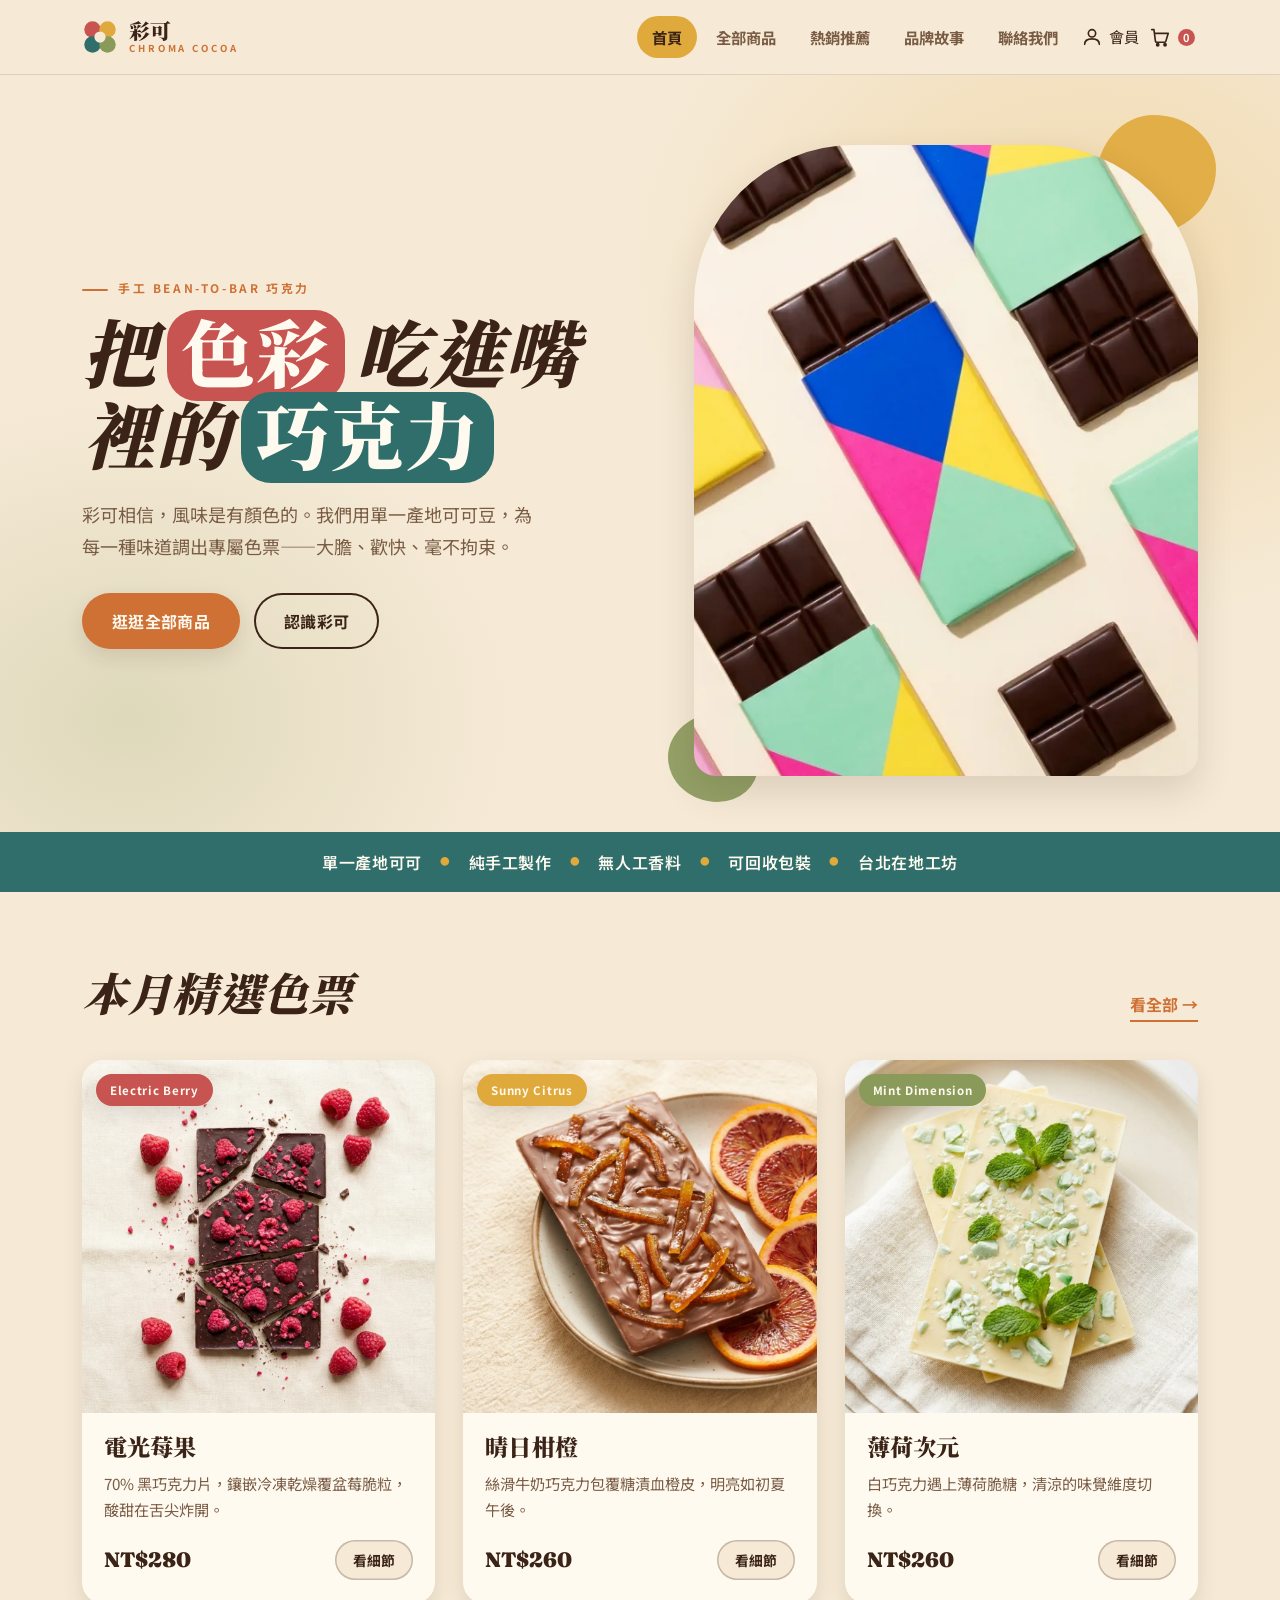
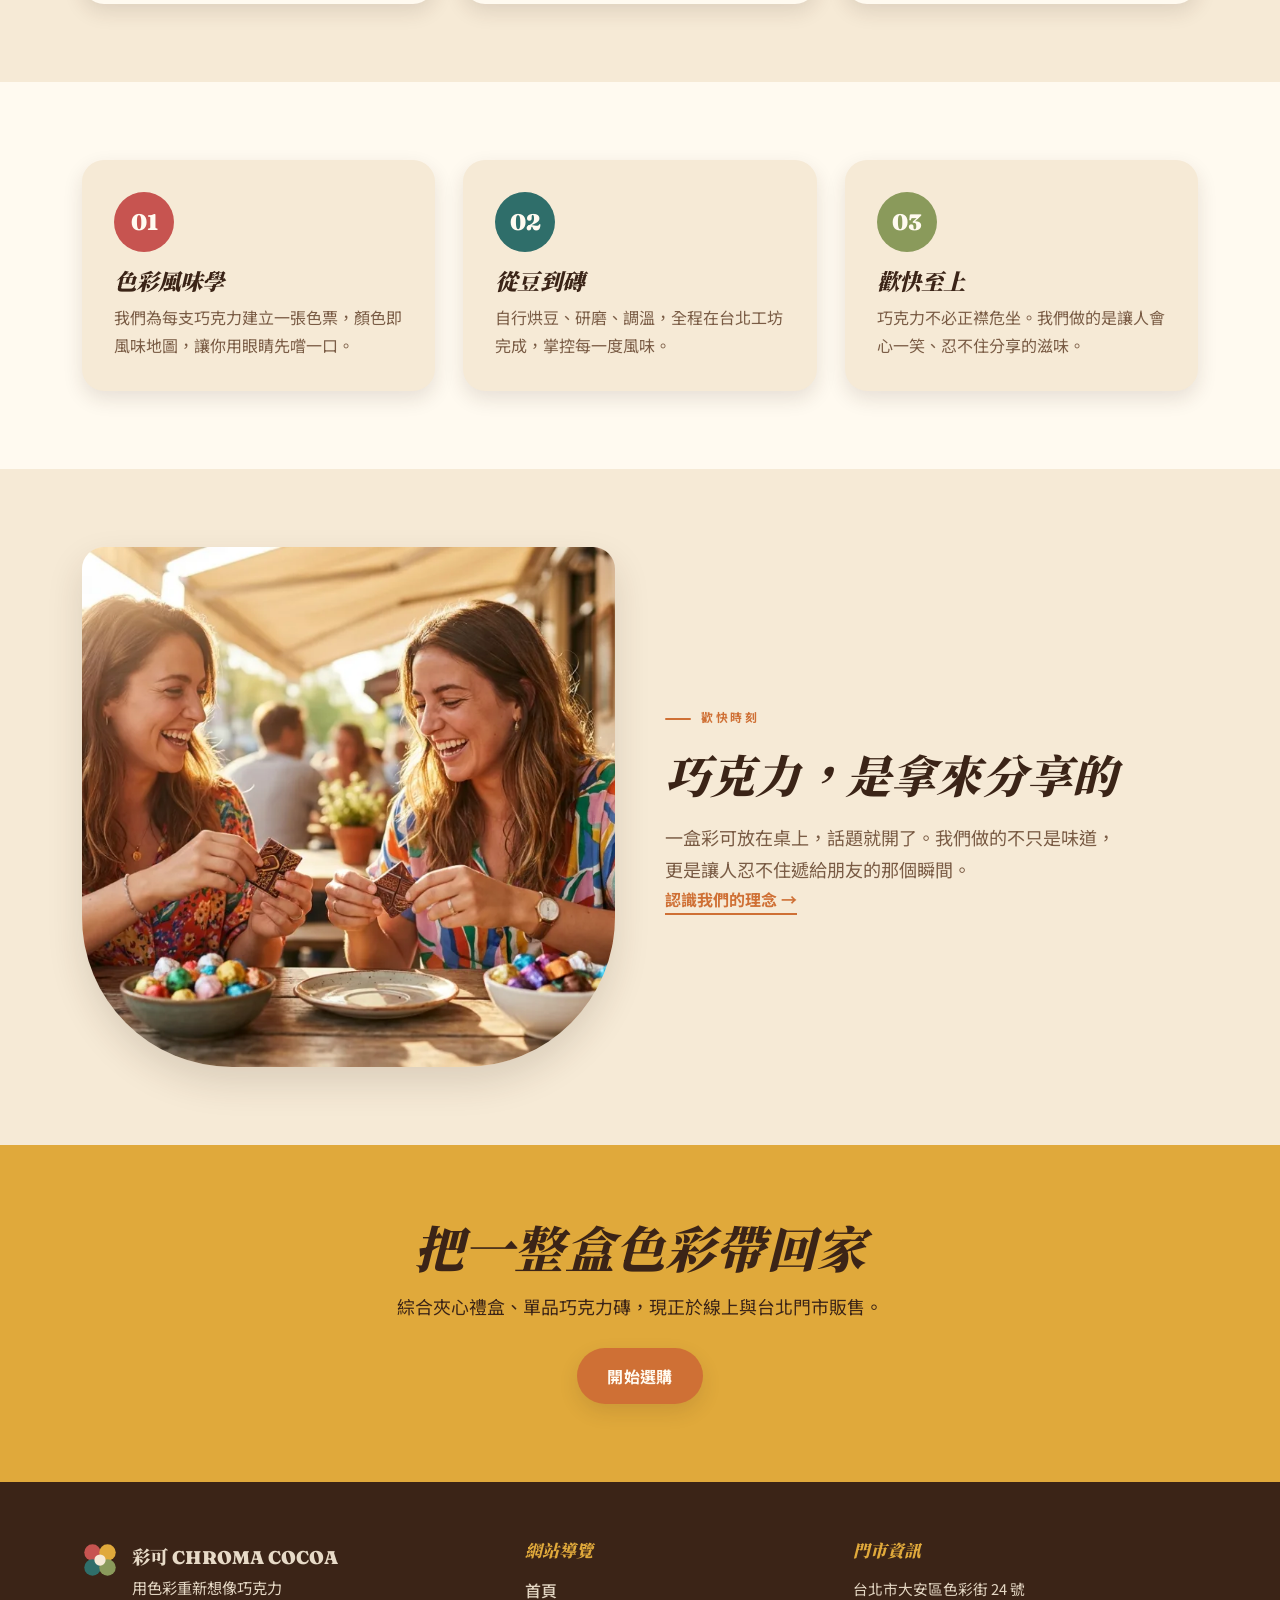
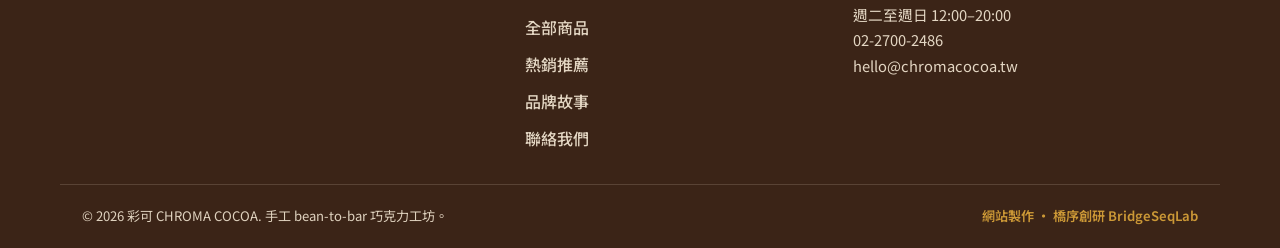
<file: index.html>
<!DOCTYPE html>
<html lang="zh-Hant">
<head>
<meta charset="UTF-8">
<meta name="viewport" content="width=device-width, initial-scale=1.0">
<title>彩可 CHROMA COCOA｜用色彩重新想像的手工精品巧克力</title>
<meta name="description" content="彩可 CHROMA COCOA 是台北的手工 bean-to-bar 巧克力工坊。每一塊巧克力對應一種顏色與風味，大膽歡快，採用單一產地可可豆，純手工製作。">
<meta name="keywords" content="手工巧克力,精品巧克力,bean-to-bar,台北巧克力,彩可,CHROMA COCOA,巧克力禮盒,單一產地可可">
<link rel="canonical" href="https://izzo24.github.io/chroma-cocoa/index.html">
<meta name="robots" content="index, follow">
<meta property="og:type" content="website">
<meta property="og:site_name" content="彩可 CHROMA COCOA">
<meta property="og:locale" content="zh_TW">
<meta property="og:title" content="彩可 CHROMA COCOA｜用色彩重新想像的手工精品巧克力">
<meta property="og:description" content="彩可 CHROMA COCOA 是台北的手工 bean-to-bar 巧克力工坊。每一塊巧克力對應一種顏色與風味，大膽歡快，採用單一產地可可豆，純手工製作。">
<meta property="og:url" content="https://izzo24.github.io/chroma-cocoa/index.html">
<meta property="og:image" content="https://izzo24.github.io/chroma-cocoa/images/hero.webp">
<meta name="twitter:card" content="summary_large_image">
<meta name="twitter:title" content="彩可 CHROMA COCOA｜用色彩重新想像的手工精品巧克力">
<meta name="twitter:description" content="彩可 CHROMA COCOA 是台北的手工 bean-to-bar 巧克力工坊。每一塊巧克力對應一種顏色與風味，大膽歡快，採用單一產地可可豆，純手工製作。">
<meta name="twitter:image" content="https://izzo24.github.io/chroma-cocoa/images/hero.webp">
<meta name="theme-color" content="#cf7035">
<link rel="icon" href="data:image/svg+xml,%3Csvg xmlns='http://www.w3.org/2000/svg' viewBox='0 0 48 48'%3E%3Ccircle cx='13' cy='13' r='10' fill='%23c75450'/%3E%3Ccircle cx='35' cy='13' r='10' fill='%23e0a93b'/%3E%3Ccircle cx='13' cy='35' r='10' fill='%232f6e6a'/%3E%3Ccircle cx='35' cy='35' r='10' fill='%238a9a5b'/%3E%3C/svg%3E">
<link rel="preconnect" href="https://fonts.googleapis.com">
<link rel="preconnect" href="https://fonts.gstatic.com" crossorigin>
<link href="https://fonts.googleapis.com/css2?family=Fraunces:opsz,wght@9..144,500;9..144,600;9..144,900&family=Noto+Serif+TC:wght@500;700;900&family=Noto+Sans+TC:wght@400;500;700&display=swap" rel="stylesheet">
<link rel="stylesheet" href="./css/style.css">
<script type="application/ld+json">{"@context":"https://schema.org","@type":"Organization","name":"彩可 CHROMA COCOA","url":"https://izzo24.github.io/chroma-cocoa/","logo":"https://izzo24.github.io/chroma-cocoa/images/hero.webp","description":"手工 bean-to-bar 精品巧克力工坊，用色彩重新想像風味。","sameAs":[],"address":{"@type":"PostalAddress","streetAddress":"色彩街24號","addressLocality":"台北市大安區","addressCountry":"TW"}}</script>
<link rel="stylesheet" href="./addon.css">
</head>
<body>
<a class="skip-link" href="#main">跳至主要內容</a>
<header class="site-header">
  <div class="wrap nav-inner">
    <a class="brand" href="./index.html" aria-label="彩可 CHROMA COCOA 首頁"><svg class="logo-mark" viewBox="0 0 48 48" width="36" height="36" aria-hidden="true" focusable="false">
<circle cx="14" cy="14" r="11" fill="var(--pink)"/>
<circle cx="34" cy="14" r="11" fill="var(--yellow)"/>
<circle cx="14" cy="34" r="11" fill="var(--blue)"/>
<circle cx="34" cy="34" r="11" fill="var(--mint)"/>
<circle cx="24" cy="24" r="7.5" fill="var(--paper)"/>
</svg><span class="brand-text"><b>彩可</b><i>CHROMA COCOA</i></span></a>
    <button class="nav-toggle" aria-expanded="false" aria-controls="primary-nav" aria-label="開啟選單"><span></span><span></span><span></span></button>
    <nav aria-label="主選單"><ul id="primary-nav" class="nav-list"><li><a href="./index.html" aria-current="page">首頁</a></li><li><a href="./shop.html">全部商品</a></li><li><a href="./product.html">熱銷推薦</a></li><li><a href="./about.html">品牌故事</a></li><li><a href="./contact.html">聯絡我們</a></li><li><a class="acct-link" href="./member.html" aria-label="會員中心"><svg viewBox="0 0 24 24" fill="none" stroke="currentColor" stroke-width="1.8" stroke-linecap="round" stroke-linejoin="round" aria-hidden="true"><circle cx="12" cy="8" r="4"/><path d="M4 20c0-4 3.6-6 8-6s8 2 8 6"/></svg><span>會員</span></a></li><li><button class="cart-toggle" type="button" aria-label="購物車" aria-haspopup="dialog"><svg viewBox="0 0 24 24" fill="none" stroke="currentColor" stroke-width="1.8" stroke-linecap="round" stroke-linejoin="round" aria-hidden="true"><path d="M3 4h2.4l1.6 12.4a1.5 1.5 0 0 0 1.5 1.3h8.4a1.5 1.5 0 0 0 1.5-1.2L21 8H6.4"/><circle cx="9.5" cy="20.5" r="1.2" fill="currentColor"/><circle cx="17.5" cy="20.5" r="1.2" fill="currentColor"/></svg><span class="cart-badge" aria-hidden="true">0</span></button></li></ul></nav>
  </div>
</header><main id="main">
<section class="hero">
  <div class="wrap hero-grid">
    <div class="hero-copy">
      <span class="kicker">手工 BEAN-TO-BAR 巧克力</span>
      <h1>把<span class="hl hl-pink">色彩</span>吃進嘴裡的<span class="hl hl-blue">巧克力</span></h1>
      <p class="lead">彩可相信，風味是有顏色的。我們用單一產地可可豆，為每一種味道調出專屬色票——大膽、歡快、毫不拘束。</p>
      <div class="hero-cta">
        <a class="btn btn-primary" href="./shop.html">逛逛全部商品</a>
        <a class="btn btn-ghost" href="./about.html">認識彩可</a>
      </div>
    </div>
    <div class="hero-media">
      <img src="./images/hero.webp" alt="彩可繽紛色塊包裝的手工巧克力磚平鋪展示" width="1280" height="720" fetchpriority="high">
      <span class="blob blob-yellow" aria-hidden="true"></span>
      <span class="blob blob-mint" aria-hidden="true"></span>
    </div>
  </div>
  <svg class="squiggle" viewBox="0 0 120 20" preserveAspectRatio="none" aria-hidden="true"><path d="M2 10 q 10 -10 20 0 t 20 0 t 20 0 t 20 0 t 20 0" fill="none" stroke="var(--ink)" stroke-width="3" stroke-linecap="round"/></svg>
</section>

<section class="strip" aria-label="品牌承諾">
  <div class="wrap strip-row">
    <span>單一產地可可</span><span class="dot">●</span><span>純手工製作</span><span class="dot">●</span><span>無人工香料</span><span class="dot">●</span><span>可回收包裝</span><span class="dot">●</span><span>台北在地工坊</span>
  </div>
</section>

<section class="section">
  <div class="wrap">
    <div class="sec-head"><h2>本月精選色票</h2><a class="link-arrow" href="./shop.html">看全部 →</a></div>
    <div class="prod-grid"><article class="prod-card" data-color="pink">
  <div class="prod-media"><img src="./images/p-berry.webp" alt="電光莓果 Electric Berry 巧克力商品照" loading="lazy" width="600" height="600"><span class="prod-tag" style="background:var(--pink)">Electric Berry</span></div>
  <div class="prod-body">
    <h3>電光莓果</h3>
    <p>70% 黑巧克力片，鑲嵌冷凍乾燥覆盆莓脆粒，酸甜在舌尖炸開。</p>
    <div class="prod-foot"><span class="price">NT$280</span><a class="btn-mini" href="./product.html">看細節</a></div>
  </div>
</article><article class="prod-card" data-color="yellow">
  <div class="prod-media"><img src="./images/p-citrus.webp" alt="晴日柑橙 Sunny Citrus 巧克力商品照" loading="lazy" width="600" height="600"><span class="prod-tag" style="background:var(--yellow)">Sunny Citrus</span></div>
  <div class="prod-body">
    <h3>晴日柑橙</h3>
    <p>絲滑牛奶巧克力包覆糖漬血橙皮，明亮如初夏午後。</p>
    <div class="prod-foot"><span class="price">NT$260</span><a class="btn-mini" href="./shop.html">看細節</a></div>
  </div>
</article><article class="prod-card" data-color="mint">
  <div class="prod-media"><img src="./images/p-mint.webp" alt="薄荷次元 Mint Dimension 巧克力商品照" loading="lazy" width="600" height="600"><span class="prod-tag" style="background:var(--mint)">Mint Dimension</span></div>
  <div class="prod-body">
    <h3>薄荷次元</h3>
    <p>白巧克力遇上薄荷脆糖，清涼的味覺維度切換。</p>
    <div class="prod-foot"><span class="price">NT$260</span><a class="btn-mini" href="./shop.html">看細節</a></div>
  </div>
</article></div>
  </div>
</section>

<section class="section section-alt">
  <div class="wrap feature-grid">
    <article class="feature"><div class="f-num" style="background:var(--pink)">01</div><h3>色彩風味學</h3><p>我們為每支巧克力建立一張色票，顏色即風味地圖，讓你用眼睛先嚐一口。</p></article>
    <article class="feature"><div class="f-num" style="background:var(--blue)">02</div><h3>從豆到磚</h3><p>自行烘豆、研磨、調溫，全程在台北工坊完成，掌控每一度風味。</p></article>
    <article class="feature"><div class="f-num" style="background:var(--mint)">03</div><h3>歡快至上</h3><p>巧克力不必正襟危坐。我們做的是讓人會心一笑、忍不住分享的滋味。</p></article>
  </div>
</section>

<section class="section moment">
  <div class="wrap moment-grid">
    <figure class="moment-fig">
      <img src="./images/lifestyle.webp" alt="兩位朋友在灑滿陽光的咖啡桌前分享繽紛手工巧克力" width="1280" height="720" loading="lazy">
    </figure>
    <div class="moment-copy">
      <span class="kicker">歡快時刻</span>
      <h2>巧克力，是拿來分享的</h2>
      <p class="lead">一盒彩可放在桌上，話題就開了。我們做的不只是味道，更是讓人忍不住遞給朋友的那個瞬間。</p>
      <a class="link-arrow" href="./about.html">認識我們的理念 →</a>
    </div>
  </div>
</section>

<section class="section cta-band">
  <div class="wrap cta-inner">
    <h2>把一整盒色彩帶回家</h2>
    <p>綜合夾心禮盒、單品巧克力磚，現正於線上與台北門市販售。</p>
    <a class="btn btn-primary" href="./shop.html">開始選購</a>
  </div>
</section>
</main><footer class="site-footer">
  <div class="wrap foot-grid">
    <div class="foot-brand"><svg class="logo-mark" viewBox="0 0 48 48" width="36" height="36" aria-hidden="true" focusable="false">
<circle cx="14" cy="14" r="11" fill="var(--pink)"/>
<circle cx="34" cy="14" r="11" fill="var(--yellow)"/>
<circle cx="14" cy="34" r="11" fill="var(--blue)"/>
<circle cx="34" cy="34" r="11" fill="var(--mint)"/>
<circle cx="24" cy="24" r="7.5" fill="var(--paper)"/>
</svg><p><b>彩可 CHROMA COCOA</b><br>用色彩重新想像巧克力</p></div>
    <nav class="foot-nav" aria-label="頁尾選單">
      <h2>網站導覽</h2>
      <ul><li><a href="./index.html">首頁</a></li><li><a href="./shop.html">全部商品</a></li><li><a href="./product.html">熱銷推薦</a></li><li><a href="./about.html">品牌故事</a></li><li><a href="./contact.html">聯絡我們</a></li></ul>
    </nav>
    <div class="foot-info">
      <h2>門市資訊</h2>
      <p>台北市大安區色彩街 24 號<br>週二至週日 12:00–20:00<br>02-2700-2486<br>hello@chromacocoa.tw</p>
    </div>
  </div>
  <div class="wrap foot-bottom">
    <p>© <span id="year">2026</span> 彩可 CHROMA COCOA. 手工 bean-to-bar 巧克力工坊。</p>
    <p class="credit">網站製作 · 橋序創研 BridgeSeqLab</p>
  </div>
</footer>
<script src="./js/main.js"></script>
<div class="cart-overlay" id="cartOverlay"></div>
<aside class="cart-drawer" id="cartDrawer" role="dialog" aria-modal="true" aria-label="購物車" aria-hidden="true">
  <div class="cd-head"><h2>購物車</h2><button class="cd-close" id="cartClose" aria-label="關閉購物車"><svg viewBox="0 0 24 24" fill="none" stroke="currentColor" stroke-width="2" stroke-linecap="round" aria-hidden="true"><path d="M6 6l12 12M18 6L6 18"/></svg></button></div>
  <div class="cd-body"><p class="cd-empty">您的購物車目前是空的。<br>歡迎先逛逛全部商品。</p></div>
  <div class="cd-foot"><div class="cd-total"><span>小計</span><span>NT$ 0</span></div><a class="mc-btn" href="./shop.html">前往選購</a></div>
</aside>
<script src="./addon.js" defer></script>
</body>
</html>
</file>
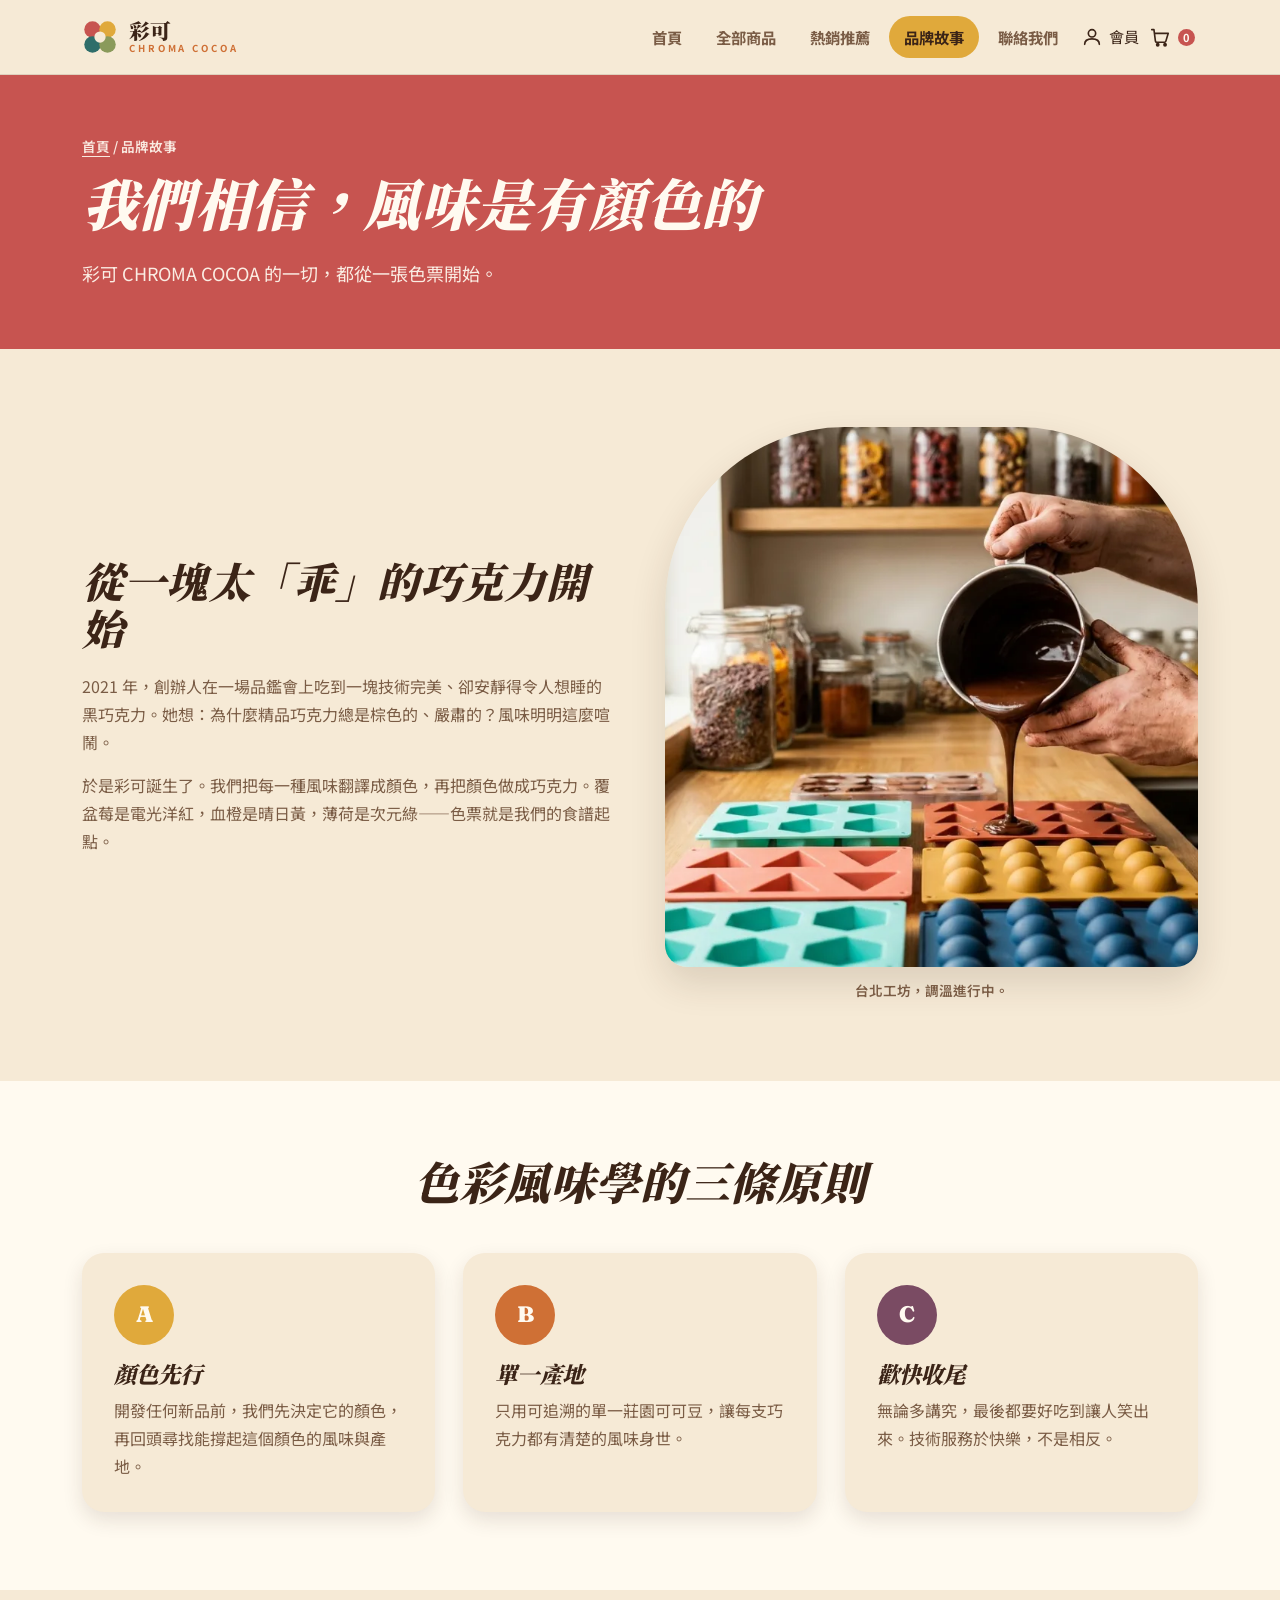
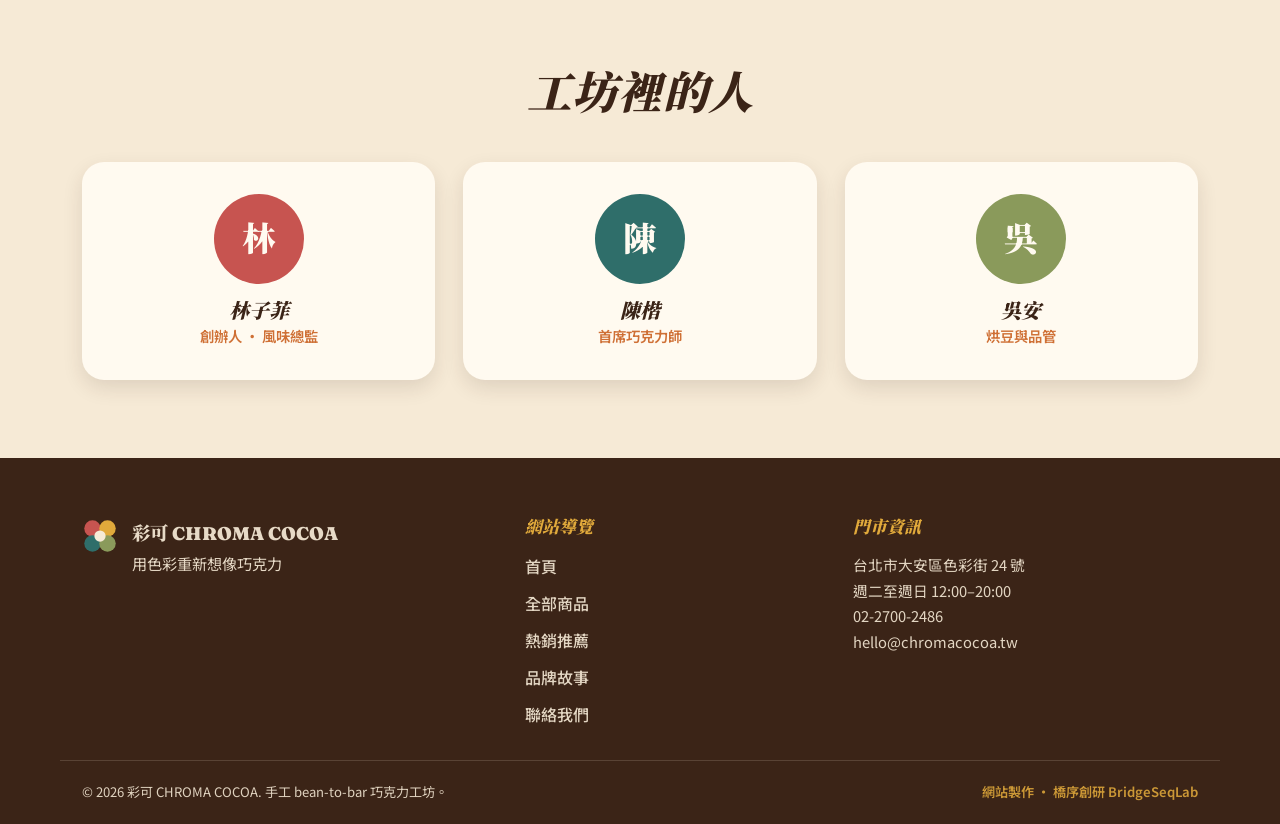
<file: about.html>
<!DOCTYPE html>
<html lang="zh-Hant">
<head>
<meta charset="UTF-8">
<meta name="viewport" content="width=device-width, initial-scale=1.0">
<title>品牌故事｜彩可 CHROMA COCOA 的色彩風味學</title>
<meta name="description" content="彩可 CHROMA COCOA 由一群相信「風味有顏色」的職人創立。了解我們的色彩風味學、bean-to-bar 工序，以及台北工坊背後的人。">
<meta name="keywords" content="彩可品牌故事,色彩風味學,bean-to-bar,台北巧克力工坊,職人巧克力,品牌理念">
<link rel="canonical" href="https://izzo24.github.io/chroma-cocoa/about.html">
<meta name="robots" content="index, follow">
<meta property="og:type" content="website">
<meta property="og:site_name" content="彩可 CHROMA COCOA">
<meta property="og:locale" content="zh_TW">
<meta property="og:title" content="品牌故事｜彩可 CHROMA COCOA 的色彩風味學">
<meta property="og:description" content="彩可 CHROMA COCOA 由一群相信「風味有顏色」的職人創立。了解我們的色彩風味學、bean-to-bar 工序，以及台北工坊背後的人。">
<meta property="og:url" content="https://izzo24.github.io/chroma-cocoa/about.html">
<meta property="og:image" content="https://izzo24.github.io/chroma-cocoa/images/atelier.webp">
<meta name="twitter:card" content="summary_large_image">
<meta name="twitter:title" content="品牌故事｜彩可 CHROMA COCOA 的色彩風味學">
<meta name="twitter:description" content="彩可 CHROMA COCOA 由一群相信「風味有顏色」的職人創立。了解我們的色彩風味學、bean-to-bar 工序，以及台北工坊背後的人。">
<meta name="twitter:image" content="https://izzo24.github.io/chroma-cocoa/images/atelier.webp">
<meta name="theme-color" content="#cf7035">
<link rel="icon" href="data:image/svg+xml,%3Csvg xmlns='http://www.w3.org/2000/svg' viewBox='0 0 48 48'%3E%3Ccircle cx='13' cy='13' r='10' fill='%23c75450'/%3E%3Ccircle cx='35' cy='13' r='10' fill='%23e0a93b'/%3E%3Ccircle cx='13' cy='35' r='10' fill='%232f6e6a'/%3E%3Ccircle cx='35' cy='35' r='10' fill='%238a9a5b'/%3E%3C/svg%3E">
<link rel="preconnect" href="https://fonts.googleapis.com">
<link rel="preconnect" href="https://fonts.gstatic.com" crossorigin>
<link href="https://fonts.googleapis.com/css2?family=Fraunces:opsz,wght@9..144,500;9..144,600;9..144,900&family=Noto+Serif+TC:wght@500;700;900&family=Noto+Sans+TC:wght@400;500;700&display=swap" rel="stylesheet">
<link rel="stylesheet" href="./css/style.css">
<script type="application/ld+json">{"@context":"https://schema.org","@type":"AboutPage","name":"品牌故事｜彩可 CHROMA COCOA","url":"https://izzo24.github.io/chroma-cocoa/about.html","mainEntity":{"@context":"https://schema.org","@type":"Organization","name":"彩可 CHROMA COCOA","url":"https://izzo24.github.io/chroma-cocoa/","logo":"https://izzo24.github.io/chroma-cocoa/images/hero.webp","description":"手工 bean-to-bar 精品巧克力工坊，用色彩重新想像風味。","sameAs":[],"address":{"@type":"PostalAddress","streetAddress":"色彩街24號","addressLocality":"台北市大安區","addressCountry":"TW"}}}
</script>
<script type="application/ld+json">{"@context":"https://schema.org","@type":"BreadcrumbList","itemListElement":[{"@type":"ListItem","position":1,"name":"首頁","item":"https://izzo24.github.io/chroma-cocoa/index.html"},{"@type":"ListItem","position":2,"name":"品牌故事","item":"https://izzo24.github.io/chroma-cocoa/about.html"}]}</script>
<link rel="stylesheet" href="./addon.css">
</head>
<body>
<a class="skip-link" href="#main">跳至主要內容</a>
<header class="site-header">
  <div class="wrap nav-inner">
    <a class="brand" href="./index.html" aria-label="彩可 CHROMA COCOA 首頁"><svg class="logo-mark" viewBox="0 0 48 48" width="36" height="36" aria-hidden="true" focusable="false">
<circle cx="14" cy="14" r="11" fill="var(--pink)"/>
<circle cx="34" cy="14" r="11" fill="var(--yellow)"/>
<circle cx="14" cy="34" r="11" fill="var(--blue)"/>
<circle cx="34" cy="34" r="11" fill="var(--mint)"/>
<circle cx="24" cy="24" r="7.5" fill="var(--paper)"/>
</svg><span class="brand-text"><b>彩可</b><i>CHROMA COCOA</i></span></a>
    <button class="nav-toggle" aria-expanded="false" aria-controls="primary-nav" aria-label="開啟選單"><span></span><span></span><span></span></button>
    <nav aria-label="主選單"><ul id="primary-nav" class="nav-list"><li><a href="./index.html">首頁</a></li><li><a href="./shop.html">全部商品</a></li><li><a href="./product.html">熱銷推薦</a></li><li><a href="./about.html" aria-current="page">品牌故事</a></li><li><a href="./contact.html">聯絡我們</a></li><li><a class="acct-link" href="./member.html" aria-label="會員中心"><svg viewBox="0 0 24 24" fill="none" stroke="currentColor" stroke-width="1.8" stroke-linecap="round" stroke-linejoin="round" aria-hidden="true"><circle cx="12" cy="8" r="4"/><path d="M4 20c0-4 3.6-6 8-6s8 2 8 6"/></svg><span>會員</span></a></li><li><button class="cart-toggle" type="button" aria-label="購物車" aria-haspopup="dialog"><svg viewBox="0 0 24 24" fill="none" stroke="currentColor" stroke-width="1.8" stroke-linecap="round" stroke-linejoin="round" aria-hidden="true"><path d="M3 4h2.4l1.6 12.4a1.5 1.5 0 0 0 1.5 1.3h8.4a1.5 1.5 0 0 0 1.5-1.2L21 8H6.4"/><circle cx="9.5" cy="20.5" r="1.2" fill="currentColor"/><circle cx="17.5" cy="20.5" r="1.2" fill="currentColor"/></svg><span class="cart-badge" aria-hidden="true">0</span></button></li></ul></nav>
  </div>
</header><main id="main">
<section class="page-hero ph-pink">
  <div class="wrap">
    <nav class="crumb" aria-label="麵包屑"><a href="./index.html">首頁</a> / <span>品牌故事</span></nav>
    <h1>我們相信，風味是有顏色的</h1>
    <p class="lead">彩可 CHROMA COCOA 的一切，都從一張色票開始。</p>
  </div>
</section>

<section class="section">
  <div class="wrap about-split">
    <div class="about-text">
      <h2>從一塊太「乖」的巧克力開始</h2>
      <p>2021 年，創辦人在一場品鑑會上吃到一塊技術完美、卻安靜得令人想睡的黑巧克力。她想：為什麼精品巧克力總是棕色的、嚴肅的？風味明明這麼喧鬧。</p>
      <p>於是彩可誕生了。我們把每一種風味翻譯成顏色，再把顏色做成巧克力。覆盆莓是電光洋紅，血橙是晴日黃，薄荷是次元綠——色票就是我們的食譜起點。</p>
    </div>
    <figure class="about-fig">
      <img src="./images/atelier.webp" alt="彩可巧克力職人在明亮工坊將融化巧克力倒入幾何模具" width="1280" height="720" loading="lazy">
      <figcaption>台北工坊，調溫進行中。</figcaption>
    </figure>
  </div>
</section>

<section class="section section-alt">
  <div class="wrap">
    <h2 class="center-h2">色彩風味學的三條原則</h2>
    <div class="feature-grid">
      <article class="feature"><div class="f-num" style="background:var(--yellow)">A</div><h3>顏色先行</h3><p>開發任何新品前，我們先決定它的顏色，再回頭尋找能撐起這個顏色的風味與產地。</p></article>
      <article class="feature"><div class="f-num" style="background:var(--coral)">B</div><h3>單一產地</h3><p>只用可追溯的單一莊園可可豆，讓每支巧克力都有清楚的風味身世。</p></article>
      <article class="feature"><div class="f-num" style="background:var(--purple)">C</div><h3>歡快收尾</h3><p>無論多講究，最後都要好吃到讓人笑出來。技術服務於快樂，不是相反。</p></article>
    </div>
  </div>
</section>

<section class="section">
  <div class="wrap">
    <h2 class="center-h2">工坊裡的人</h2>
    <div class="team-grid">
      <article class="member"><div class="avatar" style="background:var(--pink)"><span>林</span></div><h3>林子菲</h3><p>創辦人 · 風味總監</p></article>
      <article class="member"><div class="avatar" style="background:var(--blue)"><span>陳</span></div><h3>陳楷</h3><p>首席巧克力師</p></article>
      <article class="member"><div class="avatar" style="background:var(--mint)"><span>吳</span></div><h3>吳安</h3><p>烘豆與品管</p></article>
    </div>
  </div>
</section>
</main><footer class="site-footer">
  <div class="wrap foot-grid">
    <div class="foot-brand"><svg class="logo-mark" viewBox="0 0 48 48" width="36" height="36" aria-hidden="true" focusable="false">
<circle cx="14" cy="14" r="11" fill="var(--pink)"/>
<circle cx="34" cy="14" r="11" fill="var(--yellow)"/>
<circle cx="14" cy="34" r="11" fill="var(--blue)"/>
<circle cx="34" cy="34" r="11" fill="var(--mint)"/>
<circle cx="24" cy="24" r="7.5" fill="var(--paper)"/>
</svg><p><b>彩可 CHROMA COCOA</b><br>用色彩重新想像巧克力</p></div>
    <nav class="foot-nav" aria-label="頁尾選單">
      <h2>網站導覽</h2>
      <ul><li><a href="./index.html">首頁</a></li><li><a href="./shop.html">全部商品</a></li><li><a href="./product.html">熱銷推薦</a></li><li><a href="./about.html">品牌故事</a></li><li><a href="./contact.html">聯絡我們</a></li></ul>
    </nav>
    <div class="foot-info">
      <h2>門市資訊</h2>
      <p>台北市大安區色彩街 24 號<br>週二至週日 12:00–20:00<br>02-2700-2486<br>hello@chromacocoa.tw</p>
    </div>
  </div>
  <div class="wrap foot-bottom">
    <p>© <span id="year">2026</span> 彩可 CHROMA COCOA. 手工 bean-to-bar 巧克力工坊。</p>
    <p class="credit">網站製作 · 橋序創研 BridgeSeqLab</p>
  </div>
</footer>
<script src="./js/main.js"></script>
<div class="cart-overlay" id="cartOverlay"></div>
<aside class="cart-drawer" id="cartDrawer" role="dialog" aria-modal="true" aria-label="購物車" aria-hidden="true">
  <div class="cd-head"><h2>購物車</h2><button class="cd-close" id="cartClose" aria-label="關閉購物車"><svg viewBox="0 0 24 24" fill="none" stroke="currentColor" stroke-width="2" stroke-linecap="round" aria-hidden="true"><path d="M6 6l12 12M18 6L6 18"/></svg></button></div>
  <div class="cd-body"><p class="cd-empty">您的購物車目前是空的。<br>歡迎先逛逛全部商品。</p></div>
  <div class="cd-foot"><div class="cd-total"><span>小計</span><span>NT$ 0</span></div><a class="mc-btn" href="./shop.html">前往選購</a></div>
</aside>
<script src="./addon.js" defer></script>
</body>
</html>
</file>
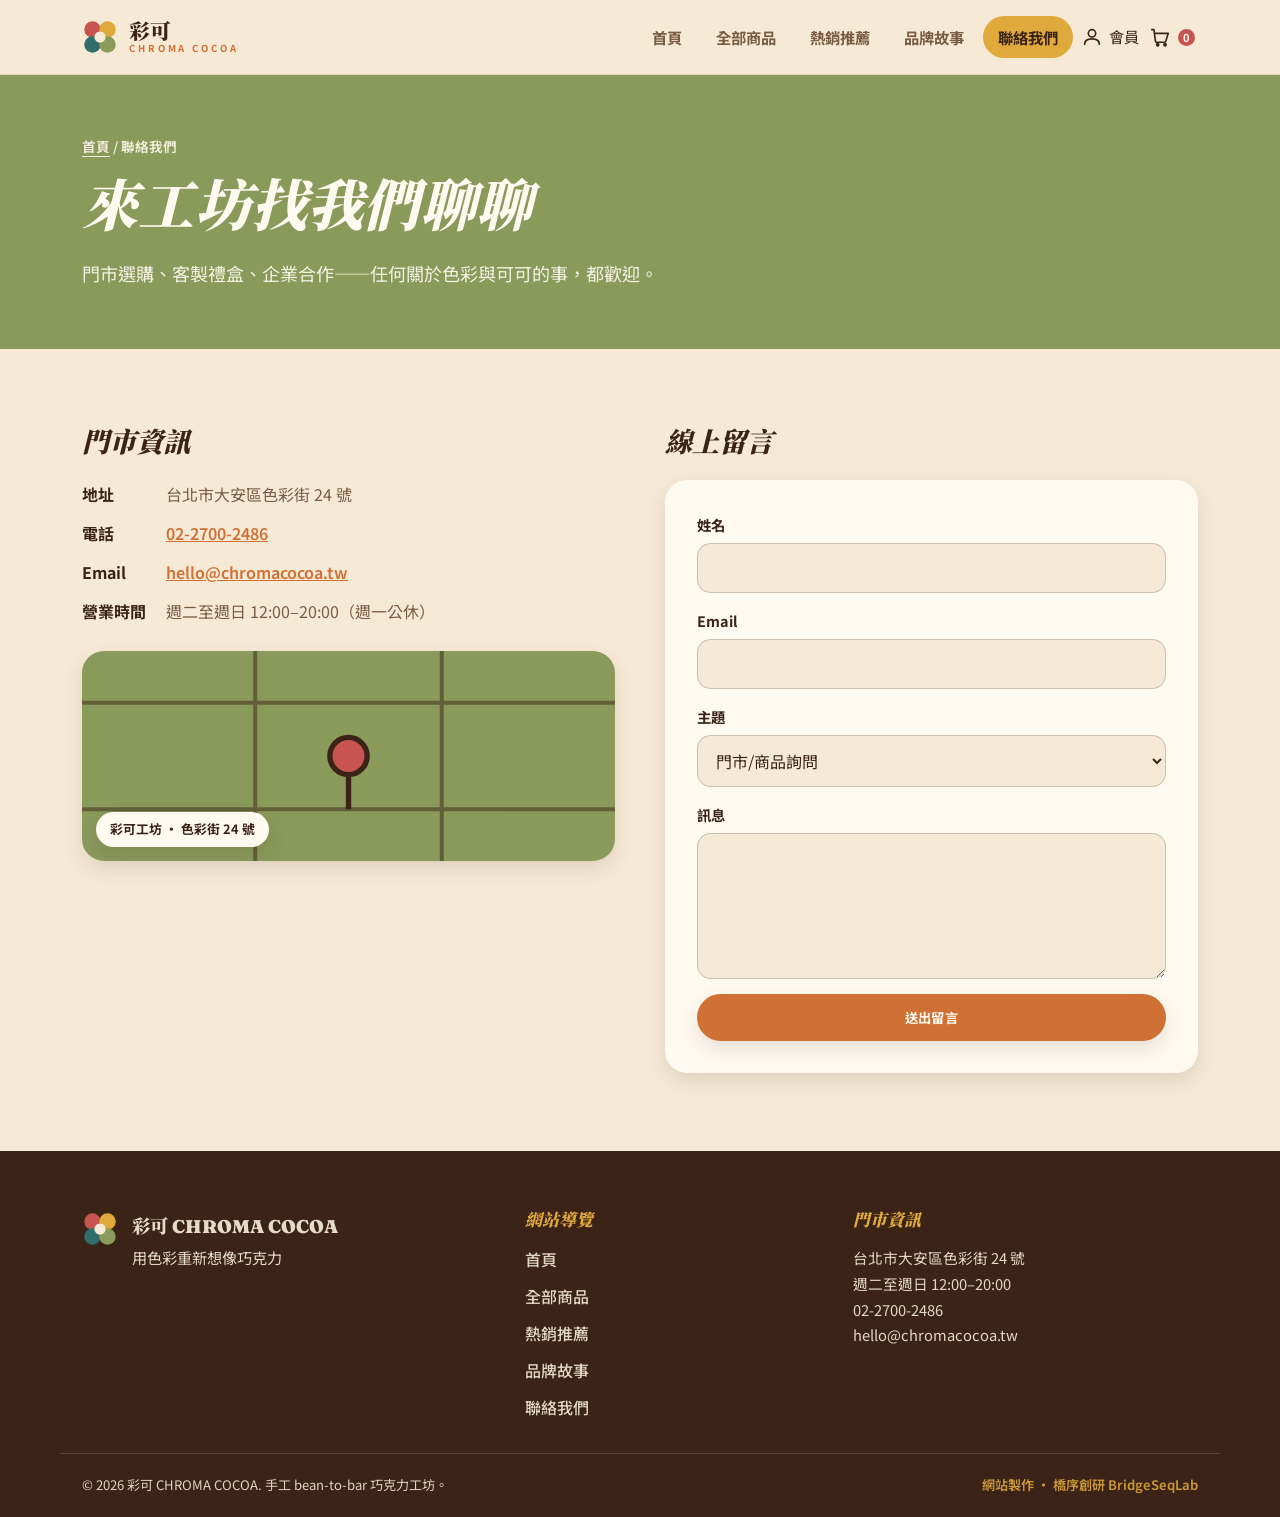
<file: contact.html>
<!DOCTYPE html>
<html lang="zh-Hant">
<head>
<meta charset="UTF-8">
<meta name="viewport" content="width=device-width, initial-scale=1.0">
<title>聯絡我們｜彩可 CHROMA COCOA 台北門市與訂購</title>
<meta name="description" content="造訪彩可 CHROMA COCOA 台北大安門市，或透過表單與我們聯繫批發、客製禮盒與合作提案。營業時間週二至週日 12:00–20:00。">
<meta name="keywords" content="彩可門市,台北巧克力門市,巧克力訂購,客製禮盒,巧克力批發,聯絡彩可">
<link rel="canonical" href="https://izzo24.github.io/chroma-cocoa/contact.html">
<meta name="robots" content="index, follow">
<meta property="og:type" content="website">
<meta property="og:site_name" content="彩可 CHROMA COCOA">
<meta property="og:locale" content="zh_TW">
<meta property="og:title" content="聯絡我們｜彩可 CHROMA COCOA 台北門市與訂購">
<meta property="og:description" content="造訪彩可 CHROMA COCOA 台北大安門市，或透過表單與我們聯繫批發、客製禮盒與合作提案。營業時間週二至週日 12:00–20:00。">
<meta property="og:url" content="https://izzo24.github.io/chroma-cocoa/contact.html">
<meta property="og:image" content="https://izzo24.github.io/chroma-cocoa/images/hero.webp">
<meta name="twitter:card" content="summary_large_image">
<meta name="twitter:title" content="聯絡我們｜彩可 CHROMA COCOA 台北門市與訂購">
<meta name="twitter:description" content="造訪彩可 CHROMA COCOA 台北大安門市，或透過表單與我們聯繫批發、客製禮盒與合作提案。營業時間週二至週日 12:00–20:00。">
<meta name="twitter:image" content="https://izzo24.github.io/chroma-cocoa/images/hero.webp">
<meta name="theme-color" content="#cf7035">
<link rel="icon" href="data:image/svg+xml,%3Csvg xmlns='http://www.w3.org/2000/svg' viewBox='0 0 48 48'%3E%3Ccircle cx='13' cy='13' r='10' fill='%23c75450'/%3E%3Ccircle cx='35' cy='13' r='10' fill='%23e0a93b'/%3E%3Ccircle cx='13' cy='35' r='10' fill='%232f6e6a'/%3E%3Ccircle cx='35' cy='35' r='10' fill='%238a9a5b'/%3E%3C/svg%3E">
<link rel="preconnect" href="https://fonts.googleapis.com">
<link rel="preconnect" href="https://fonts.gstatic.com" crossorigin>
<link href="https://fonts.googleapis.com/css2?family=Fraunces:opsz,wght@9..144,500;9..144,600;9..144,900&family=Noto+Serif+TC:wght@500;700;900&family=Noto+Sans+TC:wght@400;500;700&display=swap" rel="stylesheet">
<link rel="stylesheet" href="./css/style.css">
<script type="application/ld+json">{"@context":"https://schema.org","@type":"LocalBusiness","name":"彩可 CHROMA COCOA","image":"https://izzo24.github.io/chroma-cocoa/images/hero.webp","url":"https://izzo24.github.io/chroma-cocoa/contact.html","telephone":"+886-2-2700-2486","email":"hello@chromacocoa.tw","priceRange":"$$","address":{"@type":"PostalAddress","streetAddress":"色彩街24號","addressLocality":"台北市大安區","postalCode":"106","addressCountry":"TW"},"openingHoursSpecification":[{"@type":"OpeningHoursSpecification","dayOfWeek":["Tuesday","Wednesday","Thursday","Friday","Saturday","Sunday"],"opens":"12:00","closes":"20:00"}]}
</script>
<script type="application/ld+json">{"@context":"https://schema.org","@type":"BreadcrumbList","itemListElement":[{"@type":"ListItem","position":1,"name":"首頁","item":"https://izzo24.github.io/chroma-cocoa/index.html"},{"@type":"ListItem","position":2,"name":"聯絡我們","item":"https://izzo24.github.io/chroma-cocoa/contact.html"}]}</script>
<link rel="stylesheet" href="./addon.css">
</head>
<body>
<a class="skip-link" href="#main">跳至主要內容</a>
<header class="site-header">
  <div class="wrap nav-inner">
    <a class="brand" href="./index.html" aria-label="彩可 CHROMA COCOA 首頁"><svg class="logo-mark" viewBox="0 0 48 48" width="36" height="36" aria-hidden="true" focusable="false">
<circle cx="14" cy="14" r="11" fill="var(--pink)"/>
<circle cx="34" cy="14" r="11" fill="var(--yellow)"/>
<circle cx="14" cy="34" r="11" fill="var(--blue)"/>
<circle cx="34" cy="34" r="11" fill="var(--mint)"/>
<circle cx="24" cy="24" r="7.5" fill="var(--paper)"/>
</svg><span class="brand-text"><b>彩可</b><i>CHROMA COCOA</i></span></a>
    <button class="nav-toggle" aria-expanded="false" aria-controls="primary-nav" aria-label="開啟選單"><span></span><span></span><span></span></button>
    <nav aria-label="主選單"><ul id="primary-nav" class="nav-list"><li><a href="./index.html">首頁</a></li><li><a href="./shop.html">全部商品</a></li><li><a href="./product.html">熱銷推薦</a></li><li><a href="./about.html">品牌故事</a></li><li><a href="./contact.html" aria-current="page">聯絡我們</a></li><li><a class="acct-link" href="./member.html" aria-label="會員中心"><svg viewBox="0 0 24 24" fill="none" stroke="currentColor" stroke-width="1.8" stroke-linecap="round" stroke-linejoin="round" aria-hidden="true"><circle cx="12" cy="8" r="4"/><path d="M4 20c0-4 3.6-6 8-6s8 2 8 6"/></svg><span>會員</span></a></li><li><button class="cart-toggle" type="button" aria-label="購物車" aria-haspopup="dialog"><svg viewBox="0 0 24 24" fill="none" stroke="currentColor" stroke-width="1.8" stroke-linecap="round" stroke-linejoin="round" aria-hidden="true"><path d="M3 4h2.4l1.6 12.4a1.5 1.5 0 0 0 1.5 1.3h8.4a1.5 1.5 0 0 0 1.5-1.2L21 8H6.4"/><circle cx="9.5" cy="20.5" r="1.2" fill="currentColor"/><circle cx="17.5" cy="20.5" r="1.2" fill="currentColor"/></svg><span class="cart-badge" aria-hidden="true">0</span></button></li></ul></nav>
  </div>
</header><main id="main">
<section class="page-hero ph-mint">
  <div class="wrap">
    <nav class="crumb" aria-label="麵包屑"><a href="./index.html">首頁</a> / <span>聯絡我們</span></nav>
    <h1>來工坊找我們聊聊</h1>
    <p class="lead">門市選購、客製禮盒、企業合作——任何關於色彩與可可的事，都歡迎。</p>
  </div>
</section>
<section class="section">
  <div class="wrap contact-grid">
    <div class="contact-info">
      <h2>門市資訊</h2>
      <dl class="info-list">
        <dt>地址</dt><dd>台北市大安區色彩街 24 號</dd>
        <dt>電話</dt><dd><a href="tel:+886227002486">02-2700-2486</a></dd>
        <dt>Email</dt><dd><a href="mailto:hello@chromacocoa.tw">hello@chromacocoa.tw</a></dd>
        <dt>營業時間</dt><dd>週二至週日 12:00–20:00（週一公休）</dd>
      </dl>
      <div class="map-card" role="img" aria-label="門市位置示意圖">
        <svg viewBox="0 0 400 220" preserveAspectRatio="xMidYMid slice" aria-hidden="true">
          <rect width="400" height="220" fill="var(--mint)"/>
          <g stroke="var(--ink)" stroke-width="3" opacity=".5"><line x1="0" y1="70" x2="400" y2="70"/><line x1="0" y1="150" x2="400" y2="150"/><line x1="130" y1="0" x2="130" y2="220"/><line x1="270" y1="0" x2="270" y2="220"/></g>
          <circle cx="200" cy="110" r="14" fill="var(--pink)" stroke="var(--ink)" stroke-width="4"/>
          <path d="M200 124 L200 150" stroke="var(--ink)" stroke-width="4"/>
        </svg>
        <span class="map-pin-label">彩可工坊 · 色彩街 24 號</span>
      </div>
    </div>
    <div class="contact-form-wrap">
      <h2>線上留言</h2>
      <form class="contact-form" id="contact-form" novalidate>
        <label>姓名<input type="text" name="name" required autocomplete="name"></label>
        <label>Email<input type="email" name="email" required autocomplete="email"></label>
        <label>主題
          <select name="topic">
            <option>門市/商品詢問</option><option>客製禮盒</option><option>企業/批發合作</option><option>其他</option>
          </select>
        </label>
        <label>訊息<textarea name="message" rows="5" required></textarea></label>
        <button class="btn btn-primary" type="submit">送出留言</button>
        <p class="form-note" id="form-note" role="status" aria-live="polite" hidden>謝謝你的來信！這是預覽展示頁，表單尚未串接後端，我們會盡快補上。</p>
      </form>
    </div>
  </div>
</section>
</main><footer class="site-footer">
  <div class="wrap foot-grid">
    <div class="foot-brand"><svg class="logo-mark" viewBox="0 0 48 48" width="36" height="36" aria-hidden="true" focusable="false">
<circle cx="14" cy="14" r="11" fill="var(--pink)"/>
<circle cx="34" cy="14" r="11" fill="var(--yellow)"/>
<circle cx="14" cy="34" r="11" fill="var(--blue)"/>
<circle cx="34" cy="34" r="11" fill="var(--mint)"/>
<circle cx="24" cy="24" r="7.5" fill="var(--paper)"/>
</svg><p><b>彩可 CHROMA COCOA</b><br>用色彩重新想像巧克力</p></div>
    <nav class="foot-nav" aria-label="頁尾選單">
      <h2>網站導覽</h2>
      <ul><li><a href="./index.html">首頁</a></li><li><a href="./shop.html">全部商品</a></li><li><a href="./product.html">熱銷推薦</a></li><li><a href="./about.html">品牌故事</a></li><li><a href="./contact.html">聯絡我們</a></li></ul>
    </nav>
    <div class="foot-info">
      <h2>門市資訊</h2>
      <p>台北市大安區色彩街 24 號<br>週二至週日 12:00–20:00<br>02-2700-2486<br>hello@chromacocoa.tw</p>
    </div>
  </div>
  <div class="wrap foot-bottom">
    <p>© <span id="year">2026</span> 彩可 CHROMA COCOA. 手工 bean-to-bar 巧克力工坊。</p>
    <p class="credit">網站製作 · 橋序創研 BridgeSeqLab</p>
  </div>
</footer>
<script src="./js/main.js"></script>
<div class="cart-overlay" id="cartOverlay"></div>
<aside class="cart-drawer" id="cartDrawer" role="dialog" aria-modal="true" aria-label="購物車" aria-hidden="true">
  <div class="cd-head"><h2>購物車</h2><button class="cd-close" id="cartClose" aria-label="關閉購物車"><svg viewBox="0 0 24 24" fill="none" stroke="currentColor" stroke-width="2" stroke-linecap="round" aria-hidden="true"><path d="M6 6l12 12M18 6L6 18"/></svg></button></div>
  <div class="cd-body"><p class="cd-empty">您的購物車目前是空的。<br>歡迎先逛逛全部商品。</p></div>
  <div class="cd-foot"><div class="cd-total"><span>小計</span><span>NT$ 0</span></div><a class="mc-btn" href="./shop.html">前往選購</a></div>
</aside>
<script src="./addon.js" defer></script>
</body>
</html>
</file>
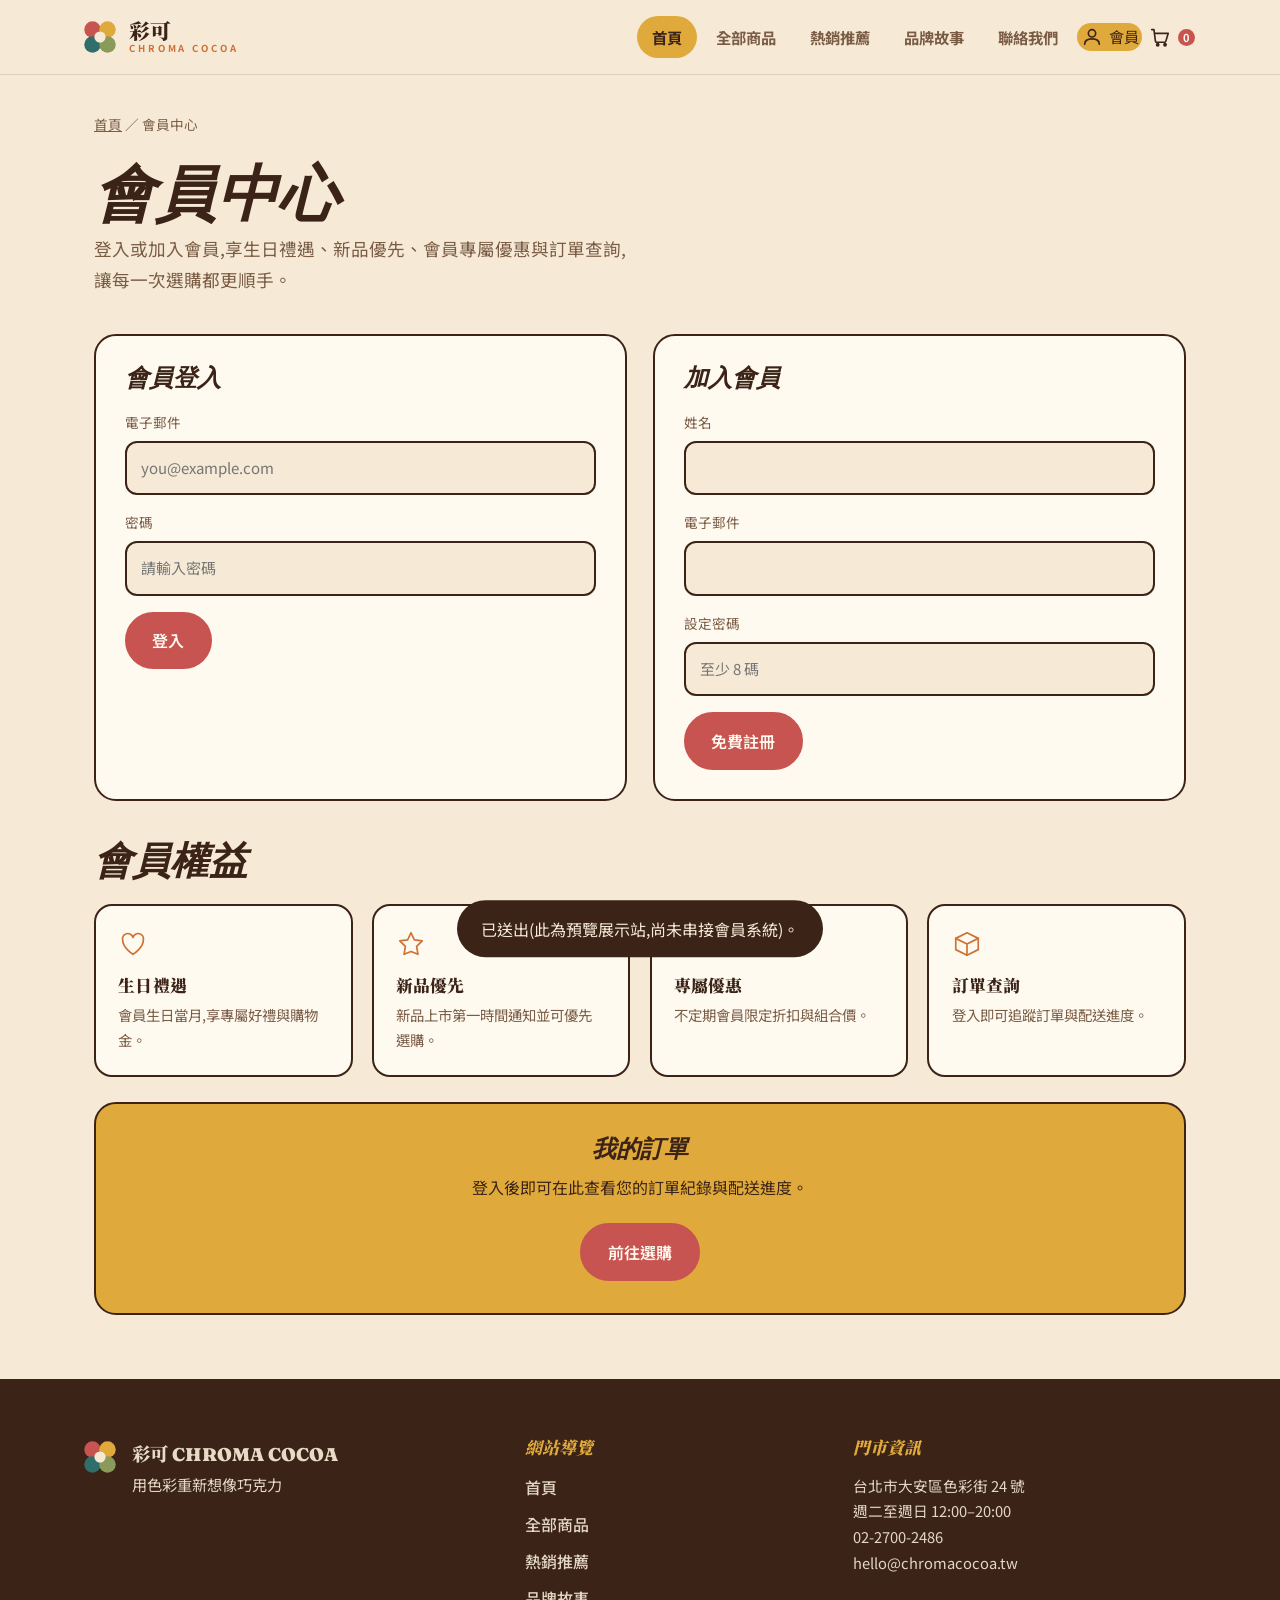
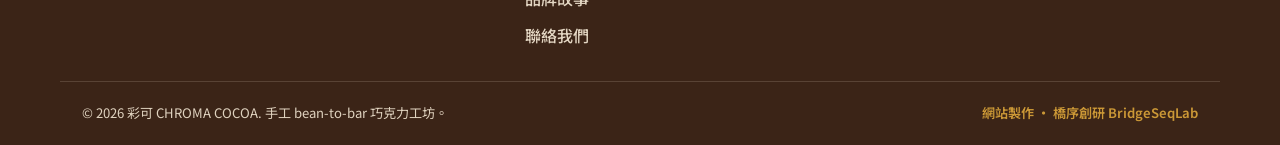
<file: member.html>
<!DOCTYPE html>
<html lang="zh-Hant">
<head>
<meta charset="UTF-8">
<meta name="viewport" content="width=device-width, initial-scale=1.0">
<title>會員中心｜登入・註冊與訂單查詢 — 彩可 CHROMA COCOA</title>
<meta name="description" content="彩可 CHROMA COCOA 會員中心:登入或加入會員,享生日禮遇、新品優先、會員專屬優惠與訂單查詢,管理您的選物與訂單紀錄。">
<meta name="keywords" content="手工巧克力,精品巧克力,bean-to-bar,台北巧克力,彩可,CHROMA COCOA,巧克力禮盒,單一產地可可">
<link rel="canonical" href="https://izzo24.github.io/chroma-cocoa/member.html">
<meta name="robots" content="index, follow">
<meta property="og:type" content="website">
<meta property="og:site_name" content="彩可 CHROMA COCOA">
<meta property="og:locale" content="zh_TW">
<meta property="og:title" content="會員中心 — 彩可 CHROMA COCOA">
<meta property="og:description" content="登入或加入會員,享生日禮遇、新品優先與訂單查詢。">
<meta property="og:url" content="https://izzo24.github.io/chroma-cocoa/member.html">
<meta property="og:image" content="https://izzo24.github.io/chroma-cocoa/images/hero.webp">
<meta name="twitter:card" content="summary_large_image">
<meta name="twitter:title" content="彩可 CHROMA COCOA｜用色彩重新想像的手工精品巧克力">
<meta name="twitter:description" content="彩可 CHROMA COCOA 是台北的手工 bean-to-bar 巧克力工坊。每一塊巧克力對應一種顏色與風味，大膽歡快，採用單一產地可可豆，純手工製作。">
<meta name="twitter:image" content="https://izzo24.github.io/chroma-cocoa/images/hero.webp">
<meta name="theme-color" content="#cf7035">
<link rel="icon" href="data:image/svg+xml,%3Csvg xmlns='http://www.w3.org/2000/svg' viewBox='0 0 48 48'%3E%3Ccircle cx='13' cy='13' r='10' fill='%23c75450'/%3E%3Ccircle cx='35' cy='13' r='10' fill='%23e0a93b'/%3E%3Ccircle cx='13' cy='35' r='10' fill='%232f6e6a'/%3E%3Ccircle cx='35' cy='35' r='10' fill='%238a9a5b'/%3E%3C/svg%3E">
<link rel="preconnect" href="https://fonts.googleapis.com">
<link rel="preconnect" href="https://fonts.gstatic.com" crossorigin>
<link href="https://fonts.googleapis.com/css2?family=Fraunces:opsz,wght@9..144,500;9..144,600;9..144,900&family=Noto+Serif+TC:wght@500;700;900&family=Noto+Sans+TC:wght@400;500;700&display=swap" rel="stylesheet">
<link rel="stylesheet" href="./css/style.css">
<script type="application/ld+json">
{"@context":"https://schema.org","@graph":[{"@type":"BreadcrumbList","itemListElement":[{"@type":"ListItem","position":1,"name":"首頁","item":"https://izzo24.github.io/chroma-cocoa/"},{"@type":"ListItem","position":2,"name":"會員中心","item":"https://izzo24.github.io/chroma-cocoa/member.html"}]},{"@type":"WebPage","name":"會員中心 — 彩可 CHROMA COCOA","url":"https://izzo24.github.io/chroma-cocoa/member.html","inLanguage":"zh-Hant"}]}
</script>
<link rel="stylesheet" href="./addon.css">
</head>
<body>
<a class="skip-link" href="#main">跳至主要內容</a>
<header class="site-header">
  <div class="wrap nav-inner">
    <a class="brand" href="./index.html" aria-label="彩可 CHROMA COCOA 首頁"><svg class="logo-mark" viewBox="0 0 48 48" width="36" height="36" aria-hidden="true" focusable="false">
<circle cx="14" cy="14" r="11" fill="var(--pink)"/>
<circle cx="34" cy="14" r="11" fill="var(--yellow)"/>
<circle cx="14" cy="34" r="11" fill="var(--blue)"/>
<circle cx="34" cy="34" r="11" fill="var(--mint)"/>
<circle cx="24" cy="24" r="7.5" fill="var(--paper)"/>
</svg><span class="brand-text"><b>彩可</b><i>CHROMA COCOA</i></span></a>
    <button class="nav-toggle" aria-expanded="false" aria-controls="primary-nav" aria-label="開啟選單"><span></span><span></span><span></span></button>
    <nav aria-label="主選單"><ul id="primary-nav" class="nav-list"><li><a href="./index.html" aria-current="page">首頁</a></li><li><a href="./shop.html">全部商品</a></li><li><a href="./product.html">熱銷推薦</a></li><li><a href="./about.html">品牌故事</a></li><li><a href="./contact.html">聯絡我們</a></li><li><a class="acct-link" href="./member.html" aria-label="會員中心" aria-current="page"><svg viewBox="0 0 24 24" fill="none" stroke="currentColor" stroke-width="1.8" stroke-linecap="round" stroke-linejoin="round" aria-hidden="true"><circle cx="12" cy="8" r="4"/><path d="M4 20c0-4 3.6-6 8-6s8 2 8 6"/></svg><span>會員</span></a></li><li><button class="cart-toggle" type="button" aria-label="購物車" aria-haspopup="dialog"><svg viewBox="0 0 24 24" fill="none" stroke="currentColor" stroke-width="1.8" stroke-linecap="round" stroke-linejoin="round" aria-hidden="true"><path d="M3 4h2.4l1.6 12.4a1.5 1.5 0 0 0 1.5 1.3h8.4a1.5 1.5 0 0 0 1.5-1.2L21 8H6.4"/><circle cx="9.5" cy="20.5" r="1.2" fill="currentColor"/><circle cx="17.5" cy="20.5" r="1.2" fill="currentColor"/></svg><span class="cart-badge" aria-hidden="true">0</span></button></li></ul></nav>
  </div>
</header><main>
<section class="mc-wrap">
  <nav class="mc-crumb" aria-label="麵包屑"><a href="./index.html">首頁</a> ／ 會員中心</nav>
  <h1 class="mc-title">會員中心</h1>
  <p class="mc-sub">登入或加入會員,享生日禮遇、新品優先、會員專屬優惠與訂單查詢,讓每一次選購都更順手。</p>
  <div class="mc-grid">
    <div class="mc-card"><h2>會員登入</h2><form data-demo><label>電子郵件<input type="email" required autocomplete="email" placeholder="you@example.com"></label><label>密碼<input type="password" required autocomplete="current-password" placeholder="請輸入密碼"></label><button class="mc-btn" type="submit">登入</button></form></div>
    <div class="mc-card"><h2>加入會員</h2><form data-demo><label>姓名<input type="text" required autocomplete="name"></label><label>電子郵件<input type="email" required autocomplete="email"></label><label>設定密碼<input type="password" required autocomplete="new-password" placeholder="至少 8 碼"></label><button class="mc-btn" type="submit">免費註冊</button></form></div>
  </div>
  <h2 class="mc-h2">會員權益</h2>
  <div class="mc-benefits">
    <div class="mc-benefit"><svg viewBox="0 0 32 32" fill="none" stroke="currentColor" stroke-width="1.8" stroke-linecap="round" stroke-linejoin="round" aria-hidden="true"><path d="M16 27S5 20 5 12a5 5 0 0 1 11-3 5 5 0 0 1 11 3c0 8-11 15-11 15z"/></svg><h3>生日禮遇</h3><p>會員生日當月,享專屬好禮與購物金。</p></div>
    <div class="mc-benefit"><svg viewBox="0 0 32 32" fill="none" stroke="currentColor" stroke-width="1.8" stroke-linecap="round" stroke-linejoin="round" aria-hidden="true"><path d="M16 4l3.6 7.6 8.4 1-6 6 1.4 8.4L16 24l-7.4 3 1.4-8.4-6-6 8.4-1z"/></svg><h3>新品優先</h3><p>新品上市第一時間通知並可優先選購。</p></div>
    <div class="mc-benefit"><svg viewBox="0 0 32 32" fill="none" stroke="currentColor" stroke-width="1.8" stroke-linecap="round" stroke-linejoin="round" aria-hidden="true"><path d="M4 4h11l13 13-11 11L4 15z"/><circle cx="10.5" cy="10.5" r="2"/></svg><h3>專屬優惠</h3><p>不定期會員限定折扣與組合價。</p></div>
    <div class="mc-benefit"><svg viewBox="0 0 32 32" fill="none" stroke="currentColor" stroke-width="1.8" stroke-linecap="round" stroke-linejoin="round" aria-hidden="true"><path d="M4 10l12-6 12 6v12l-12 6-12-6z"/><path d="M4 10l12 6 12-6M16 16v12"/></svg><h3>訂單查詢</h3><p>登入即可追蹤訂單與配送進度。</p></div>
  </div>
  <div class="mc-orders"><h2>我的訂單</h2><p>登入後即可在此查看您的訂單紀錄與配送進度。</p><a class="mc-btn" href="./shop.html">前往選購</a></div>
</section>
</main>
<div class="addon-toast" role="status" aria-live="polite">已送出(此為預覽展示站,尚未串接會員系統)。</div><footer class="site-footer">
  <div class="wrap foot-grid">
    <div class="foot-brand"><svg class="logo-mark" viewBox="0 0 48 48" width="36" height="36" aria-hidden="true" focusable="false">
<circle cx="14" cy="14" r="11" fill="var(--pink)"/>
<circle cx="34" cy="14" r="11" fill="var(--yellow)"/>
<circle cx="14" cy="34" r="11" fill="var(--blue)"/>
<circle cx="34" cy="34" r="11" fill="var(--mint)"/>
<circle cx="24" cy="24" r="7.5" fill="var(--paper)"/>
</svg><p><b>彩可 CHROMA COCOA</b><br>用色彩重新想像巧克力</p></div>
    <nav class="foot-nav" aria-label="頁尾選單">
      <h2>網站導覽</h2>
      <ul><li><a href="./index.html">首頁</a></li><li><a href="./shop.html">全部商品</a></li><li><a href="./product.html">熱銷推薦</a></li><li><a href="./about.html">品牌故事</a></li><li><a href="./contact.html">聯絡我們</a></li></ul>
    </nav>
    <div class="foot-info">
      <h2>門市資訊</h2>
      <p>台北市大安區色彩街 24 號<br>週二至週日 12:00–20:00<br>02-2700-2486<br>hello@chromacocoa.tw</p>
    </div>
  </div>
  <div class="wrap foot-bottom">
    <p>© <span id="year">2026</span> 彩可 CHROMA COCOA. 手工 bean-to-bar 巧克力工坊。</p>
    <p class="credit">網站製作 · 橋序創研 BridgeSeqLab</p>
  </div>
</footer>
<script src="./js/main.js"></script>
<div class="cart-overlay" id="cartOverlay"></div>
<aside class="cart-drawer" id="cartDrawer" role="dialog" aria-modal="true" aria-label="購物車" aria-hidden="true">
  <div class="cd-head"><h2>購物車</h2><button class="cd-close" id="cartClose" aria-label="關閉購物車"><svg viewBox="0 0 24 24" fill="none" stroke="currentColor" stroke-width="2" stroke-linecap="round" aria-hidden="true"><path d="M6 6l12 12M18 6L6 18"/></svg></button></div>
  <div class="cd-body"><p class="cd-empty">您的購物車目前是空的。<br>歡迎先逛逛全部商品。</p></div>
  <div class="cd-foot"><div class="cd-total"><span>小計</span><span>NT$ 0</span></div><a class="mc-btn" href="./shop.html">前往選購</a></div>
</aside>
<script src="./addon.js" defer></script>
</body>
</html>
</file>
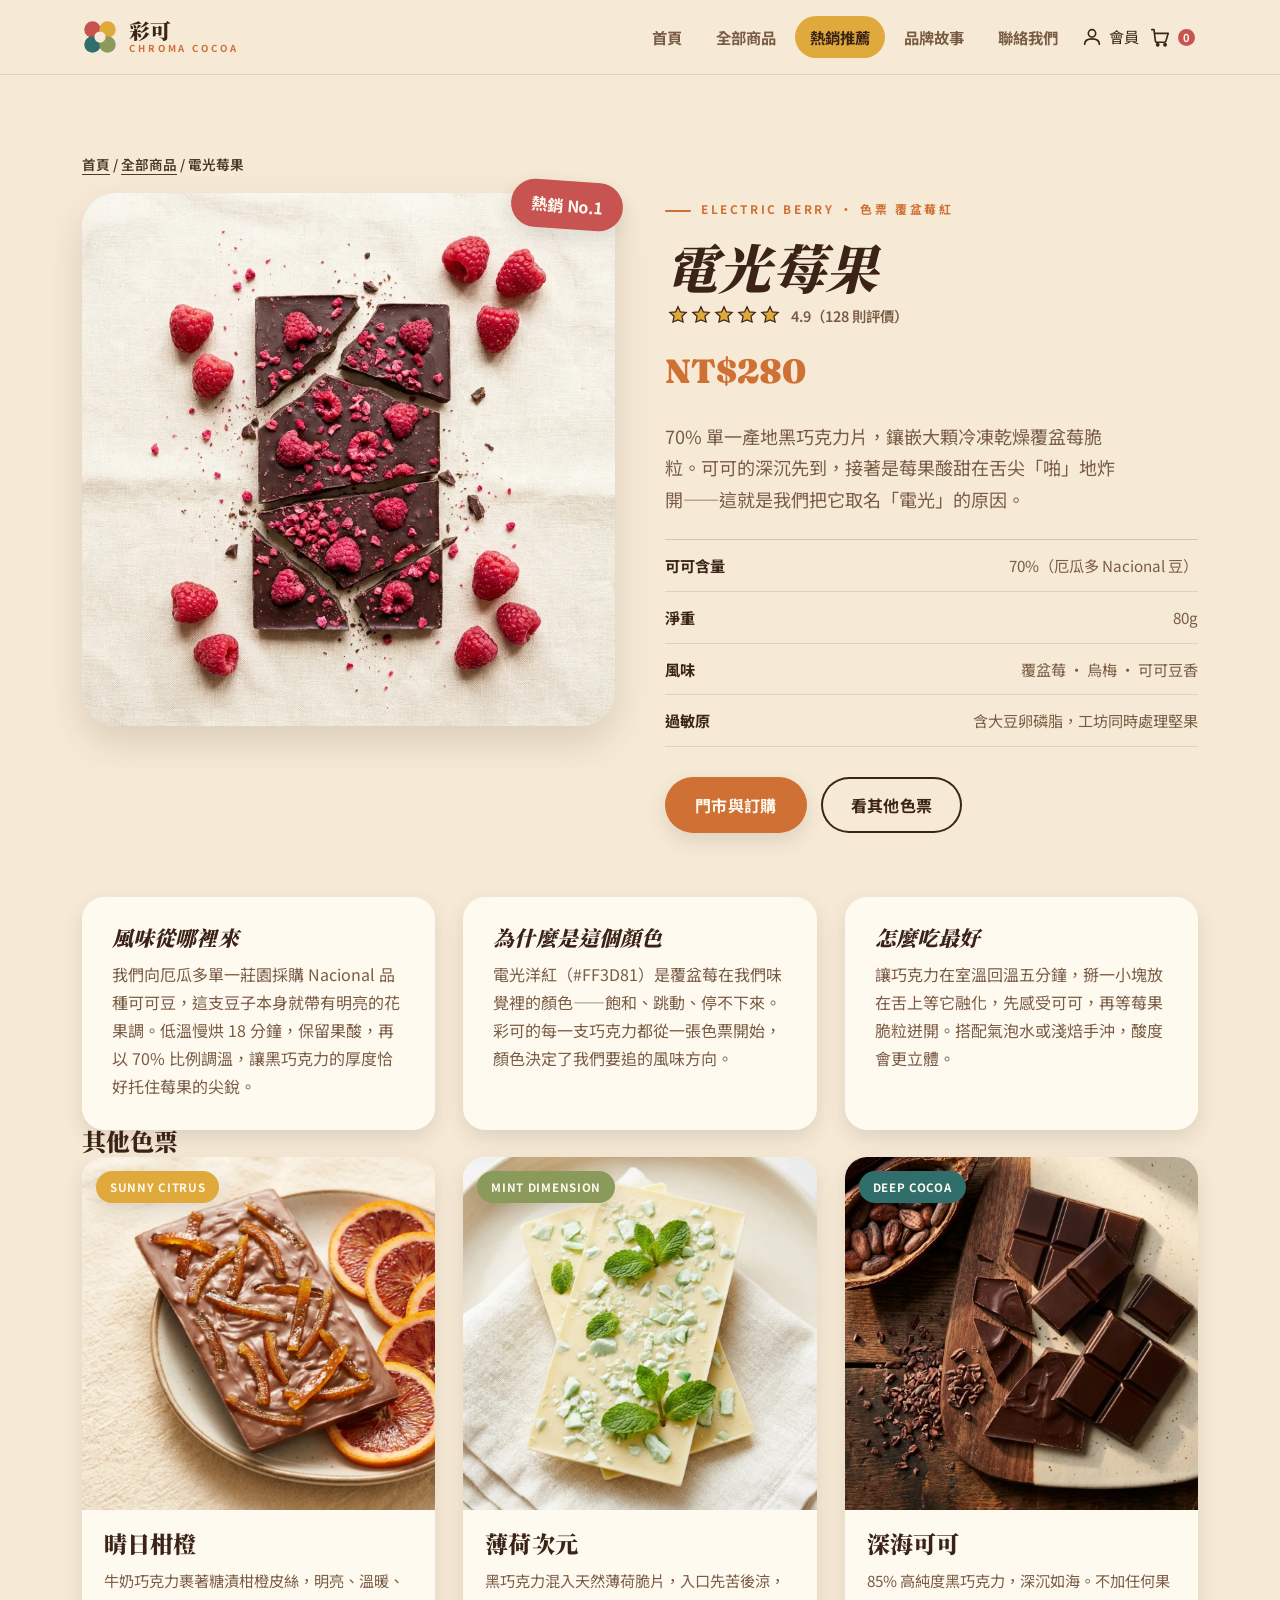
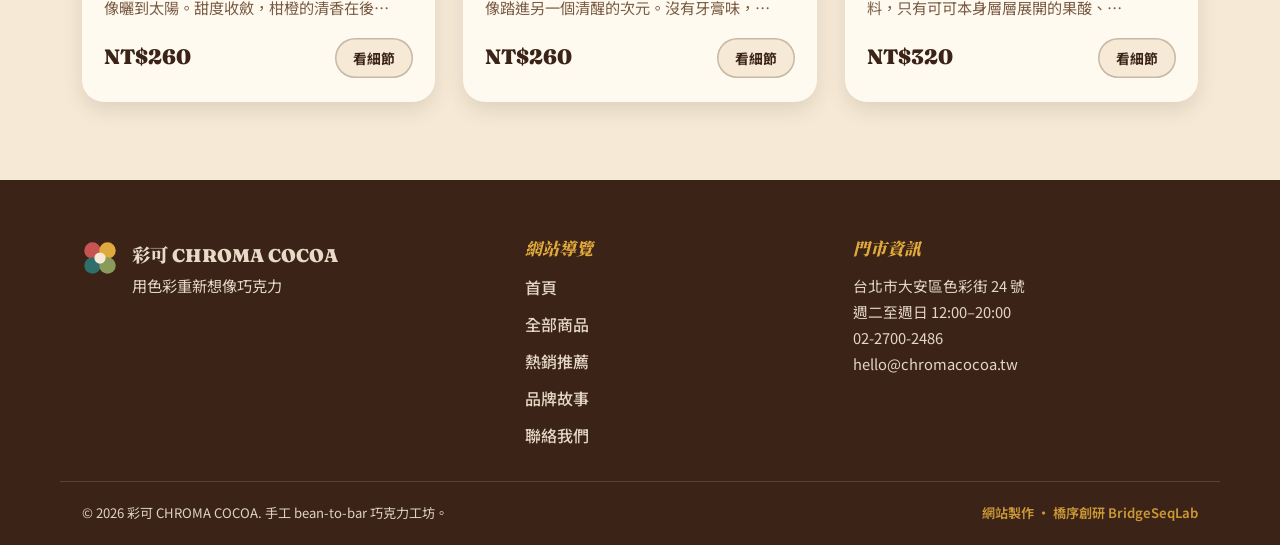
<file: product.html>
<!DOCTYPE html>
<html lang="zh-Hant">
<head>
<meta charset="UTF-8">
<meta name="viewport" content="width=device-width, initial-scale=1.0">
<title>電光莓果 Electric Berry｜70% 覆盆莓黑巧克力｜彩可 CHROMA COCOA</title>
<meta name="description" content="電光莓果是彩可的熱銷招牌：70% 單一產地黑巧克力鑲嵌冷凍乾燥覆盆莓脆粒，酸甜在舌尖炸開。NT$280，台北手工製作。">
<meta name="keywords" content="電光莓果,覆盆莓巧克力,70%黑巧克力,手工巧克力磚,彩可,精品巧克力推薦">
<link rel="canonical" href="https://izzo24.github.io/chroma-cocoa/product.html">
<meta name="robots" content="index, follow">
<meta property="og:type" content="product">
<meta property="og:site_name" content="彩可 CHROMA COCOA">
<meta property="og:locale" content="zh_TW">
<meta property="og:title" content="電光莓果 Electric Berry｜70% 覆盆莓黑巧克力｜彩可 CHROMA COCOA">
<meta property="og:description" content="電光莓果是彩可的熱銷招牌：70% 單一產地黑巧克力鑲嵌冷凍乾燥覆盆莓脆粒，酸甜在舌尖炸開。NT$280，台北手工製作。">
<meta property="og:url" content="https://izzo24.github.io/chroma-cocoa/product.html">
<meta property="og:image" content="https://izzo24.github.io/chroma-cocoa/images/p-berry.webp">
<meta name="twitter:card" content="summary_large_image">
<meta name="twitter:title" content="電光莓果 Electric Berry｜70% 覆盆莓黑巧克力｜彩可 CHROMA COCOA">
<meta name="twitter:description" content="電光莓果是彩可的熱銷招牌：70% 單一產地黑巧克力鑲嵌冷凍乾燥覆盆莓脆粒，酸甜在舌尖炸開。NT$280，台北手工製作。">
<meta name="twitter:image" content="https://izzo24.github.io/chroma-cocoa/images/p-berry.webp">
<meta name="theme-color" content="#cf7035">
<link rel="icon" href="data:image/svg+xml,%3Csvg xmlns='http://www.w3.org/2000/svg' viewBox='0 0 48 48'%3E%3Ccircle cx='13' cy='13' r='10' fill='%23c75450'/%3E%3Ccircle cx='35' cy='13' r='10' fill='%23e0a93b'/%3E%3Ccircle cx='13' cy='35' r='10' fill='%232f6e6a'/%3E%3Ccircle cx='35' cy='35' r='10' fill='%238a9a5b'/%3E%3C/svg%3E">
<link rel="preconnect" href="https://fonts.googleapis.com">
<link rel="preconnect" href="https://fonts.gstatic.com" crossorigin>
<link href="https://fonts.googleapis.com/css2?family=Fraunces:opsz,wght@9..144,500;9..144,600;9..144,900&family=Noto+Serif+TC:wght@500;700;900&family=Noto+Sans+TC:wght@400;500;700&display=swap" rel="stylesheet">
<link rel="stylesheet" href="./css/style.css">
<script type="application/ld+json">{"@context":"https://schema.org","@type":"Product","name":"電光莓果 Electric Berry 手工巧克力磚","image":["https://izzo24.github.io/chroma-cocoa/images/p-berry.webp"],"description":"70% 單一產地黑巧克力，鑲嵌冷凍乾燥覆盆莓脆粒，酸甜在舌尖炸開的手工巧克力磚。","brand":{"@type":"Brand","name":"彩可 CHROMA COCOA"},"sku":"CC-EB-70","offers":{"@type":"Offer","priceCurrency":"TWD","price":"280","availability":"https://schema.org/InStock","url":"https://izzo24.github.io/chroma-cocoa/product.html"},"aggregateRating":{"@type":"AggregateRating","ratingValue":"4.9","reviewCount":"128"}}
</script>
<script type="application/ld+json">{"@context":"https://schema.org","@type":"BreadcrumbList","itemListElement":[{"@type":"ListItem","position":1,"name":"首頁","item":"https://izzo24.github.io/chroma-cocoa/index.html"},{"@type":"ListItem","position":2,"name":"全部商品","item":"https://izzo24.github.io/chroma-cocoa/shop.html"},{"@type":"ListItem","position":3,"name":"電光莓果","item":"https://izzo24.github.io/chroma-cocoa/product.html"}]}</script>
<link rel="stylesheet" href="./addon.css">
</head>
<body>
<a class="skip-link" href="#main">跳至主要內容</a>
<header class="site-header">
  <div class="wrap nav-inner">
    <a class="brand" href="./index.html" aria-label="彩可 CHROMA COCOA 首頁"><svg class="logo-mark" viewBox="0 0 48 48" width="36" height="36" aria-hidden="true" focusable="false">
<circle cx="14" cy="14" r="11" fill="var(--pink)"/>
<circle cx="34" cy="14" r="11" fill="var(--yellow)"/>
<circle cx="14" cy="34" r="11" fill="var(--blue)"/>
<circle cx="34" cy="34" r="11" fill="var(--mint)"/>
<circle cx="24" cy="24" r="7.5" fill="var(--paper)"/>
</svg><span class="brand-text"><b>彩可</b><i>CHROMA COCOA</i></span></a>
    <button class="nav-toggle" aria-expanded="false" aria-controls="primary-nav" aria-label="開啟選單"><span></span><span></span><span></span></button>
    <nav aria-label="主選單"><ul id="primary-nav" class="nav-list"><li><a href="./index.html">首頁</a></li><li><a href="./shop.html">全部商品</a></li><li><a href="./product.html" aria-current="page">熱銷推薦</a></li><li><a href="./about.html">品牌故事</a></li><li><a href="./contact.html">聯絡我們</a></li><li><a class="acct-link" href="./member.html" aria-label="會員中心"><svg viewBox="0 0 24 24" fill="none" stroke="currentColor" stroke-width="1.8" stroke-linecap="round" stroke-linejoin="round" aria-hidden="true"><circle cx="12" cy="8" r="4"/><path d="M4 20c0-4 3.6-6 8-6s8 2 8 6"/></svg><span>會員</span></a></li><li><button class="cart-toggle" type="button" aria-label="購物車" aria-haspopup="dialog"><svg viewBox="0 0 24 24" fill="none" stroke="currentColor" stroke-width="1.8" stroke-linecap="round" stroke-linejoin="round" aria-hidden="true"><path d="M3 4h2.4l1.6 12.4a1.5 1.5 0 0 0 1.5 1.3h8.4a1.5 1.5 0 0 0 1.5-1.2L21 8H6.4"/><circle cx="9.5" cy="20.5" r="1.2" fill="currentColor"/><circle cx="17.5" cy="20.5" r="1.2" fill="currentColor"/></svg><span class="cart-badge" aria-hidden="true">0</span></button></li></ul></nav>
  </div>
</header><main id="main">
<section class="section">
  <div class="wrap">
    <nav class="crumb" aria-label="麵包屑"><a href="./index.html">首頁</a> / <a href="./shop.html">全部商品</a> / <span id="pd-crumb">電光莓果</span></nav>
    <div class="pd-grid">
      <div class="pd-media">
        <img id="pd-img" src="./images/p-berry.webp" alt="電光莓果 70% 覆盆莓黑巧克力磚商品照" width="800" height="800">
        <span class="pd-badge" id="pd-badge" style="background:var(--pink)">熱銷 No.1</span>
      </div>
      <div class="pd-info">
        <span class="kicker" id="pd-kicker">ELECTRIC BERRY · 色票 覆盆莓紅</span>
        <h1 id="pd-name">電光莓果</h1>
        <div class="stars" aria-label="評分">
          <span class="stars-svg"></span>
          <svg viewBox="0 0 24 24" width="20" height="20" aria-hidden="true"><path d="M12 2l2.9 6.3 6.9.7-5.1 4.6 1.4 6.8L12 17.8 5.9 20.4l1.4-6.8L2.2 9l6.9-.7z" fill="var(--yellow)" stroke="var(--ink)" stroke-width="1.5"/></svg><svg viewBox="0 0 24 24" width="20" height="20" aria-hidden="true"><path d="M12 2l2.9 6.3 6.9.7-5.1 4.6 1.4 6.8L12 17.8 5.9 20.4l1.4-6.8L2.2 9l6.9-.7z" fill="var(--yellow)" stroke="var(--ink)" stroke-width="1.5"/></svg><svg viewBox="0 0 24 24" width="20" height="20" aria-hidden="true"><path d="M12 2l2.9 6.3 6.9.7-5.1 4.6 1.4 6.8L12 17.8 5.9 20.4l1.4-6.8L2.2 9l6.9-.7z" fill="var(--yellow)" stroke="var(--ink)" stroke-width="1.5"/></svg><svg viewBox="0 0 24 24" width="20" height="20" aria-hidden="true"><path d="M12 2l2.9 6.3 6.9.7-5.1 4.6 1.4 6.8L12 17.8 5.9 20.4l1.4-6.8L2.2 9l6.9-.7z" fill="var(--yellow)" stroke="var(--ink)" stroke-width="1.5"/></svg><svg viewBox="0 0 24 24" width="20" height="20" aria-hidden="true"><path d="M12 2l2.9 6.3 6.9.7-5.1 4.6 1.4 6.8L12 17.8 5.9 20.4l1.4-6.8L2.2 9l6.9-.7z" fill="var(--yellow)" stroke="var(--ink)" stroke-width="1.5"/></svg>
          <span class="rating-text" id="pd-rating">4.9（128 則評價）</span>
        </div>
        <p class="price-big" id="pd-price">NT$280</p>
        <p class="lead" id="pd-lead">70% 單一產地黑巧克力片，鑲嵌大顆冷凍乾燥覆盆莓脆粒。可可的深沉先到，接著是莓果酸甜在舌尖「啪」地炸開——這就是我們把它取名「電光」的原因。</p>
        <ul class="spec" id="pd-spec">
          <li><b>可可含量</b><span>70%（厄瓜多 Nacional 豆）</span></li>
          <li><b>淨重</b><span>80g</span></li>
          <li><b>風味</b><span>覆盆莓 · 烏梅 · 可可豆香</span></li>
          <li><b>過敏原</b><span>含大豆卵磷脂，工坊同時處理堅果</span></li>
        </ul>
        <div class="hero-cta">
          <a class="btn btn-primary" href="./contact.html">門市與訂購</a>
          <a class="btn btn-ghost" href="./shop.html">看其他色票</a>
        </div>
      </div>
    </div>

    <div class="pd-story" id="pd-story">
      <article><h2>風味從哪裡來</h2><p>我們向厄瓜多單一莊園採購 Nacional 品種可可豆，這支豆子本身就帶有明亮的花果調。低溫慢烘 18 分鐘，保留果酸，再以 70% 比例調溫，讓黑巧克力的厚度恰好托住莓果的尖銳。</p></article>
      <article><h2>為什麼是這個顏色</h2><p>電光洋紅（#FF3D81）是覆盆莓在我們味覺裡的顏色——飽和、跳動、停不下來。彩可的每一支巧克力都從一張色票開始，顏色決定了我們要追的風味方向。</p></article>
      <article><h2>怎麼吃最好</h2><p>讓巧克力在室溫回溫五分鐘，掰一小塊放在舌上等它融化，先感受可可，再等莓果脆粒迸開。搭配氣泡水或淺焙手沖，酸度會更立體。</p></article>
    </div>

    <div class="pd-related" id="pd-related" hidden>
      <h2>其他色票</h2>
      <div class="prod-grid" id="pd-related-grid"></div>
    </div>
  </div>
</section>
</main><footer class="site-footer">
  <div class="wrap foot-grid">
    <div class="foot-brand"><svg class="logo-mark" viewBox="0 0 48 48" width="36" height="36" aria-hidden="true" focusable="false">
<circle cx="14" cy="14" r="11" fill="var(--pink)"/>
<circle cx="34" cy="14" r="11" fill="var(--yellow)"/>
<circle cx="14" cy="34" r="11" fill="var(--blue)"/>
<circle cx="34" cy="34" r="11" fill="var(--mint)"/>
<circle cx="24" cy="24" r="7.5" fill="var(--paper)"/>
</svg><p><b>彩可 CHROMA COCOA</b><br>用色彩重新想像巧克力</p></div>
    <nav class="foot-nav" aria-label="頁尾選單">
      <h2>網站導覽</h2>
      <ul><li><a href="./index.html">首頁</a></li><li><a href="./shop.html">全部商品</a></li><li><a href="./product.html">熱銷推薦</a></li><li><a href="./about.html">品牌故事</a></li><li><a href="./contact.html">聯絡我們</a></li></ul>
    </nav>
    <div class="foot-info">
      <h2>門市資訊</h2>
      <p>台北市大安區色彩街 24 號<br>週二至週日 12:00–20:00<br>02-2700-2486<br>hello@chromacocoa.tw</p>
    </div>
  </div>
  <div class="wrap foot-bottom">
    <p>© <span id="year">2026</span> 彩可 CHROMA COCOA. 手工 bean-to-bar 巧克力工坊。</p>
    <p class="credit">網站製作 · 橋序創研 BridgeSeqLab</p>
  </div>
</footer>
<script src="./js/products-data.js"></script>
<script src="./js/product-detail.js"></script>
<script src="./js/main.js"></script>
<div class="cart-overlay" id="cartOverlay"></div>
<aside class="cart-drawer" id="cartDrawer" role="dialog" aria-modal="true" aria-label="購物車" aria-hidden="true">
  <div class="cd-head"><h2>購物車</h2><button class="cd-close" id="cartClose" aria-label="關閉購物車"><svg viewBox="0 0 24 24" fill="none" stroke="currentColor" stroke-width="2" stroke-linecap="round" aria-hidden="true"><path d="M6 6l12 12M18 6L6 18"/></svg></button></div>
  <div class="cd-body"><p class="cd-empty">您的購物車目前是空的。<br>歡迎先逛逛全部商品。</p></div>
  <div class="cd-foot"><div class="cd-total"><span>小計</span><span>NT$ 0</span></div><a class="mc-btn" href="./shop.html">前往選購</a></div>
</aside>
<script src="./addon.js" defer></script>
</body>
</html>
</file>
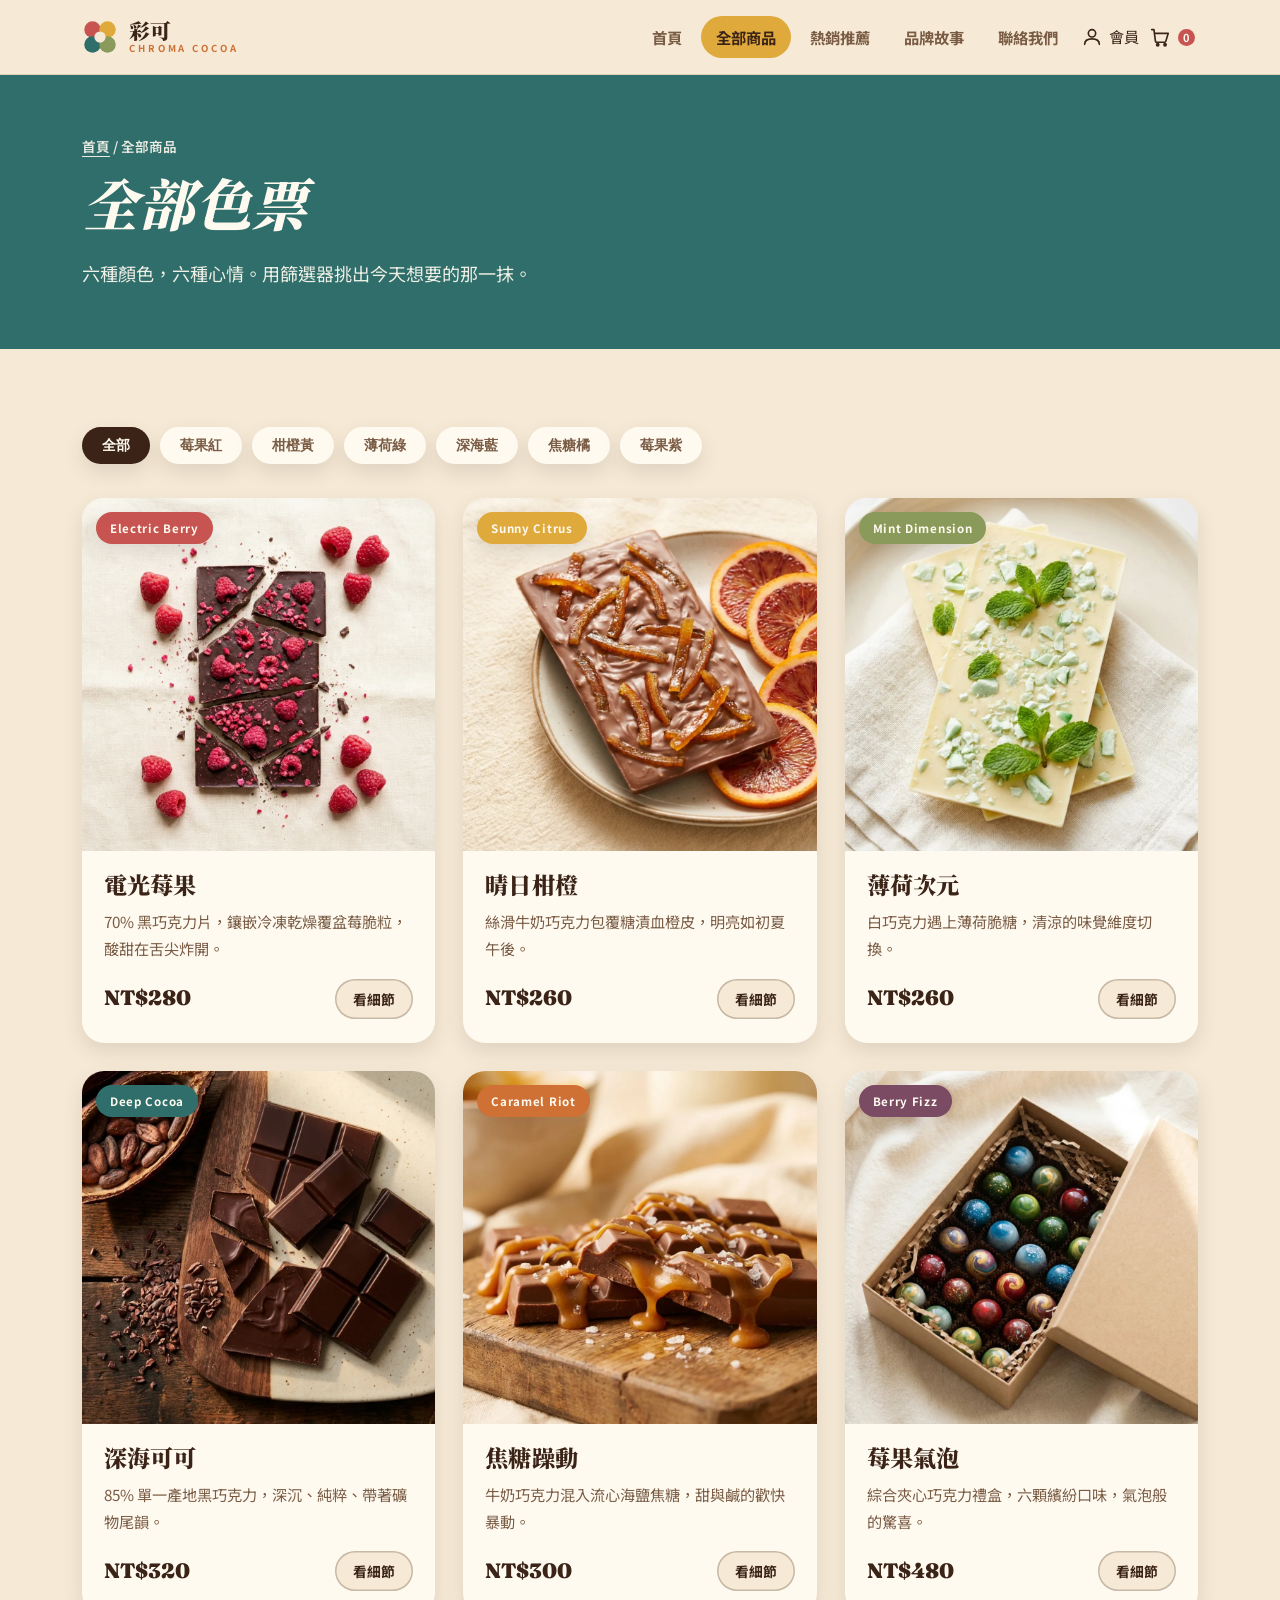
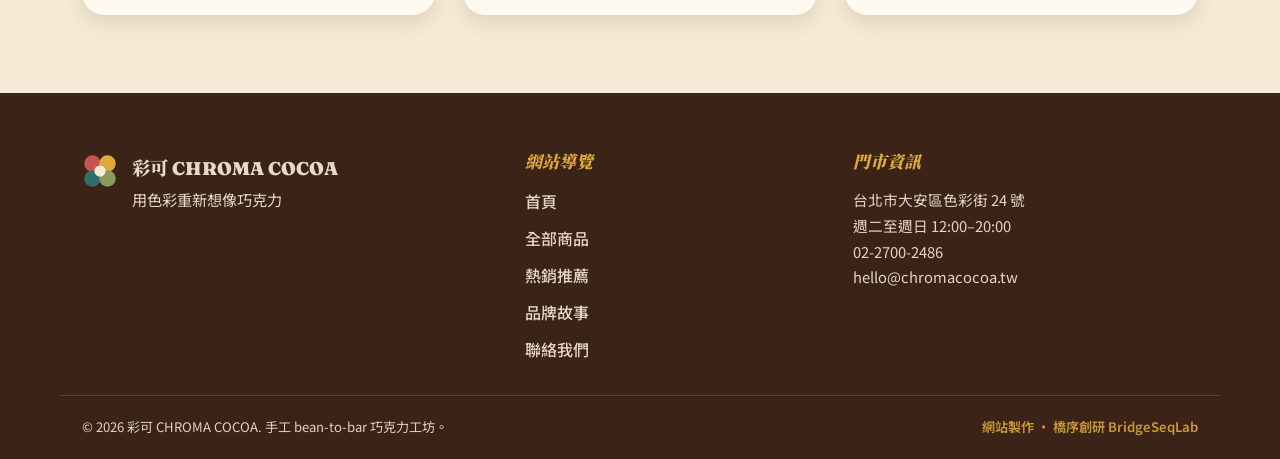
<file: shop.html>
<!DOCTYPE html>
<html lang="zh-Hant">
<head>
<meta charset="UTF-8">
<meta name="viewport" content="width=device-width, initial-scale=1.0">
<title>全部商品｜彩可 CHROMA COCOA 手工巧克力色票</title>
<meta name="description" content="瀏覽彩可 CHROMA COCOA 全系列手工巧克力：電光莓果、晴日柑橙、薄荷次元、深海可可、焦糖躁動與莓果氣泡禮盒。每一支都是一張色票。">
<meta name="keywords" content="巧克力商品,手工巧克力磚,巧克力禮盒,黑巧克力,牛奶巧克力,白巧克力,夾心巧克力,彩可">
<link rel="canonical" href="https://izzo24.github.io/chroma-cocoa/shop.html">
<meta name="robots" content="index, follow">
<meta property="og:type" content="website">
<meta property="og:site_name" content="彩可 CHROMA COCOA">
<meta property="og:locale" content="zh_TW">
<meta property="og:title" content="全部商品｜彩可 CHROMA COCOA 手工巧克力色票">
<meta property="og:description" content="瀏覽彩可 CHROMA COCOA 全系列手工巧克力：電光莓果、晴日柑橙、薄荷次元、深海可可、焦糖躁動與莓果氣泡禮盒。每一支都是一張色票。">
<meta property="og:url" content="https://izzo24.github.io/chroma-cocoa/shop.html">
<meta property="og:image" content="https://izzo24.github.io/chroma-cocoa/images/hero.webp">
<meta name="twitter:card" content="summary_large_image">
<meta name="twitter:title" content="全部商品｜彩可 CHROMA COCOA 手工巧克力色票">
<meta name="twitter:description" content="瀏覽彩可 CHROMA COCOA 全系列手工巧克力：電光莓果、晴日柑橙、薄荷次元、深海可可、焦糖躁動與莓果氣泡禮盒。每一支都是一張色票。">
<meta name="twitter:image" content="https://izzo24.github.io/chroma-cocoa/images/hero.webp">
<meta name="theme-color" content="#cf7035">
<link rel="icon" href="data:image/svg+xml,%3Csvg xmlns='http://www.w3.org/2000/svg' viewBox='0 0 48 48'%3E%3Ccircle cx='13' cy='13' r='10' fill='%23c75450'/%3E%3Ccircle cx='35' cy='13' r='10' fill='%23e0a93b'/%3E%3Ccircle cx='13' cy='35' r='10' fill='%232f6e6a'/%3E%3Ccircle cx='35' cy='35' r='10' fill='%238a9a5b'/%3E%3C/svg%3E">
<link rel="preconnect" href="https://fonts.googleapis.com">
<link rel="preconnect" href="https://fonts.gstatic.com" crossorigin>
<link href="https://fonts.googleapis.com/css2?family=Fraunces:opsz,wght@9..144,500;9..144,600;9..144,900&family=Noto+Serif+TC:wght@500;700;900&family=Noto+Sans+TC:wght@400;500;700&display=swap" rel="stylesheet">
<link rel="stylesheet" href="./css/style.css">
<script type="application/ld+json">{"@context":"https://schema.org","@type":"ItemList","name":"彩可全部巧克力商品","itemListElement":[{"@type":"ListItem","position":1,"name":"電光莓果","url":"https://izzo24.github.io/chroma-cocoa/shop.html"},{"@type":"ListItem","position":2,"name":"晴日柑橙","url":"https://izzo24.github.io/chroma-cocoa/shop.html"},{"@type":"ListItem","position":3,"name":"薄荷次元","url":"https://izzo24.github.io/chroma-cocoa/shop.html"},{"@type":"ListItem","position":4,"name":"深海可可","url":"https://izzo24.github.io/chroma-cocoa/shop.html"},{"@type":"ListItem","position":5,"name":"焦糖躁動","url":"https://izzo24.github.io/chroma-cocoa/shop.html"},{"@type":"ListItem","position":6,"name":"莓果氣泡","url":"https://izzo24.github.io/chroma-cocoa/shop.html"}]}
</script>
<script type="application/ld+json">{"@context":"https://schema.org","@type":"BreadcrumbList","itemListElement":[{"@type":"ListItem","position":1,"name":"首頁","item":"https://izzo24.github.io/chroma-cocoa/index.html"},{"@type":"ListItem","position":2,"name":"全部商品","item":"https://izzo24.github.io/chroma-cocoa/shop.html"}]}</script>
<link rel="stylesheet" href="./addon.css">
</head>
<body>
<a class="skip-link" href="#main">跳至主要內容</a>
<header class="site-header">
  <div class="wrap nav-inner">
    <a class="brand" href="./index.html" aria-label="彩可 CHROMA COCOA 首頁"><svg class="logo-mark" viewBox="0 0 48 48" width="36" height="36" aria-hidden="true" focusable="false">
<circle cx="14" cy="14" r="11" fill="var(--pink)"/>
<circle cx="34" cy="14" r="11" fill="var(--yellow)"/>
<circle cx="14" cy="34" r="11" fill="var(--blue)"/>
<circle cx="34" cy="34" r="11" fill="var(--mint)"/>
<circle cx="24" cy="24" r="7.5" fill="var(--paper)"/>
</svg><span class="brand-text"><b>彩可</b><i>CHROMA COCOA</i></span></a>
    <button class="nav-toggle" aria-expanded="false" aria-controls="primary-nav" aria-label="開啟選單"><span></span><span></span><span></span></button>
    <nav aria-label="主選單"><ul id="primary-nav" class="nav-list"><li><a href="./index.html">首頁</a></li><li><a href="./shop.html" aria-current="page">全部商品</a></li><li><a href="./product.html">熱銷推薦</a></li><li><a href="./about.html">品牌故事</a></li><li><a href="./contact.html">聯絡我們</a></li><li><a class="acct-link" href="./member.html" aria-label="會員中心"><svg viewBox="0 0 24 24" fill="none" stroke="currentColor" stroke-width="1.8" stroke-linecap="round" stroke-linejoin="round" aria-hidden="true"><circle cx="12" cy="8" r="4"/><path d="M4 20c0-4 3.6-6 8-6s8 2 8 6"/></svg><span>會員</span></a></li><li><button class="cart-toggle" type="button" aria-label="購物車" aria-haspopup="dialog"><svg viewBox="0 0 24 24" fill="none" stroke="currentColor" stroke-width="1.8" stroke-linecap="round" stroke-linejoin="round" aria-hidden="true"><path d="M3 4h2.4l1.6 12.4a1.5 1.5 0 0 0 1.5 1.3h8.4a1.5 1.5 0 0 0 1.5-1.2L21 8H6.4"/><circle cx="9.5" cy="20.5" r="1.2" fill="currentColor"/><circle cx="17.5" cy="20.5" r="1.2" fill="currentColor"/></svg><span class="cart-badge" aria-hidden="true">0</span></button></li></ul></nav>
  </div>
</header><main id="main">
<section class="page-hero ph-blue">
  <div class="wrap">
    <nav class="crumb" aria-label="麵包屑"><a href="./index.html">首頁</a> / <span>全部商品</span></nav>
    <h1>全部色票</h1>
    <p class="lead">六種顏色，六種心情。用篩選器挑出今天想要的那一抹。</p>
  </div>
</section>
<section class="section">
  <div class="wrap">
    <div class="filter-bar" role="group" aria-label="依顏色篩選商品">
      <button class="chip is-active" data-filter="all">全部</button>
      <button class="chip" data-filter="pink">莓果紅</button>
      <button class="chip" data-filter="yellow">柑橙黃</button>
      <button class="chip" data-filter="mint">薄荷綠</button>
      <button class="chip" data-filter="blue">深海藍</button>
      <button class="chip" data-filter="coral">焦糖橘</button>
      <button class="chip" data-filter="purple">莓果紫</button>
    </div>
    <div class="prod-grid" id="shop-grid"><article class="prod-card" data-color="pink">
  <div class="prod-media"><img src="./images/p-berry.webp" alt="電光莓果 Electric Berry 巧克力商品照" loading="lazy" width="600" height="600"><span class="prod-tag" style="background:var(--pink)">Electric Berry</span></div>
  <div class="prod-body">
    <h3>電光莓果</h3>
    <p>70% 黑巧克力片，鑲嵌冷凍乾燥覆盆莓脆粒，酸甜在舌尖炸開。</p>
    <div class="prod-foot"><span class="price">NT$280</span><a class="btn-mini" href="./product.html?id=1">看細節</a></div>
  </div>
</article><article class="prod-card" data-color="yellow">
  <div class="prod-media"><img src="./images/p-citrus.webp" alt="晴日柑橙 Sunny Citrus 巧克力商品照" loading="lazy" width="600" height="600"><span class="prod-tag" style="background:var(--yellow)">Sunny Citrus</span></div>
  <div class="prod-body">
    <h3>晴日柑橙</h3>
    <p>絲滑牛奶巧克力包覆糖漬血橙皮，明亮如初夏午後。</p>
    <div class="prod-foot"><span class="price">NT$260</span><a class="btn-mini" href="./product.html?id=2">看細節</a></div>
  </div>
</article><article class="prod-card" data-color="mint">
  <div class="prod-media"><img src="./images/p-mint.webp" alt="薄荷次元 Mint Dimension 巧克力商品照" loading="lazy" width="600" height="600"><span class="prod-tag" style="background:var(--mint)">Mint Dimension</span></div>
  <div class="prod-body">
    <h3>薄荷次元</h3>
    <p>白巧克力遇上薄荷脆糖，清涼的味覺維度切換。</p>
    <div class="prod-foot"><span class="price">NT$260</span><a class="btn-mini" href="./product.html?id=3">看細節</a></div>
  </div>
</article><article class="prod-card" data-color="blue">
  <div class="prod-media"><img src="./images/p-cocoa.webp" alt="深海可可 Deep Cocoa 巧克力商品照" loading="lazy" width="600" height="600"><span class="prod-tag" style="background:var(--blue)">Deep Cocoa</span></div>
  <div class="prod-body">
    <h3>深海可可</h3>
    <p>85% 單一產地黑巧克力，深沉、純粹、帶著礦物尾韻。</p>
    <div class="prod-foot"><span class="price">NT$320</span><a class="btn-mini" href="./product.html?id=4">看細節</a></div>
  </div>
</article><article class="prod-card" data-color="coral">
  <div class="prod-media"><img src="./images/p-caramel.webp" alt="焦糖躁動 Caramel Riot 巧克力商品照" loading="lazy" width="600" height="600"><span class="prod-tag" style="background:var(--coral)">Caramel Riot</span></div>
  <div class="prod-body">
    <h3>焦糖躁動</h3>
    <p>牛奶巧克力混入流心海鹽焦糖，甜與鹹的歡快暴動。</p>
    <div class="prod-foot"><span class="price">NT$300</span><a class="btn-mini" href="./product.html?id=5">看細節</a></div>
  </div>
</article><article class="prod-card" data-color="purple">
  <div class="prod-media"><img src="./images/p-fizz.webp" alt="莓果氣泡 Berry Fizz 巧克力商品照" loading="lazy" width="600" height="600"><span class="prod-tag" style="background:var(--purple)">Berry Fizz</span></div>
  <div class="prod-body">
    <h3>莓果氣泡</h3>
    <p>綜合夾心巧克力禮盒，六顆繽紛口味，氣泡般的驚喜。</p>
    <div class="prod-foot"><span class="price">NT$480</span><a class="btn-mini" href="./product.html?id=6">看細節</a></div>
  </div>
</article></div>
    <p class="empty-note" id="empty-note" hidden>這個顏色目前沒有商品，換一個試試！</p>
  </div>
</section>
</main><footer class="site-footer">
  <div class="wrap foot-grid">
    <div class="foot-brand"><svg class="logo-mark" viewBox="0 0 48 48" width="36" height="36" aria-hidden="true" focusable="false">
<circle cx="14" cy="14" r="11" fill="var(--pink)"/>
<circle cx="34" cy="14" r="11" fill="var(--yellow)"/>
<circle cx="14" cy="34" r="11" fill="var(--blue)"/>
<circle cx="34" cy="34" r="11" fill="var(--mint)"/>
<circle cx="24" cy="24" r="7.5" fill="var(--paper)"/>
</svg><p><b>彩可 CHROMA COCOA</b><br>用色彩重新想像巧克力</p></div>
    <nav class="foot-nav" aria-label="頁尾選單">
      <h2>網站導覽</h2>
      <ul><li><a href="./index.html">首頁</a></li><li><a href="./shop.html">全部商品</a></li><li><a href="./product.html">熱銷推薦</a></li><li><a href="./about.html">品牌故事</a></li><li><a href="./contact.html">聯絡我們</a></li></ul>
    </nav>
    <div class="foot-info">
      <h2>門市資訊</h2>
      <p>台北市大安區色彩街 24 號<br>週二至週日 12:00–20:00<br>02-2700-2486<br>hello@chromacocoa.tw</p>
    </div>
  </div>
  <div class="wrap foot-bottom">
    <p>© <span id="year">2026</span> 彩可 CHROMA COCOA. 手工 bean-to-bar 巧克力工坊。</p>
    <p class="credit">網站製作 · 橋序創研 BridgeSeqLab</p>
  </div>
</footer>
<script src="./js/main.js"></script>
<div class="cart-overlay" id="cartOverlay"></div>
<aside class="cart-drawer" id="cartDrawer" role="dialog" aria-modal="true" aria-label="購物車" aria-hidden="true">
  <div class="cd-head"><h2>購物車</h2><button class="cd-close" id="cartClose" aria-label="關閉購物車"><svg viewBox="0 0 24 24" fill="none" stroke="currentColor" stroke-width="2" stroke-linecap="round" aria-hidden="true"><path d="M6 6l12 12M18 6L6 18"/></svg></button></div>
  <div class="cd-body"><p class="cd-empty">您的購物車目前是空的。<br>歡迎先逛逛全部商品。</p></div>
  <div class="cd-foot"><div class="cd-total"><span>小計</span><span>NT$ 0</span></div><a class="mc-btn" href="./shop.html">前往選購</a></div>
</aside>
<script src="./addon.js" defer></script>
</body>
</html>
</file>
<file: css/style.css>
/* 彩可 CHROMA COCOA — 復古暖調 70s retro-gourmet design system
   warm palette · rounded forms · soft diffuse shadows · curvy retro serif · no hard borders */
:root{
  --ink:#3b2417;            /* deep cocoa brown */
  --ink-soft:#7a5c45;       /* muted brown text */
  --paper:#f6ead6;          /* warm cream */
  --paper2:#fffaf0;         /* lighter cream card */
  --pink:#c75450;           /* raspberry rust */
  --yellow:#e0a93b;         /* mustard */
  --mint:#8a9a5b;           /* sage / avocado */
  --blue:#2f6e6a;           /* retro teal */
  --purple:#7a4b63;         /* plum */
  --coral:#cf7035;          /* burnt orange */
  --shadow:0 16px 36px rgba(59,36,23,.14);
  --shadow-sm:0 8px 20px rgba(59,36,23,.12);
  --radius:22px;
  --radius-lg:34px;
  --maxw:1160px;
  --font:"Noto Sans TC",system-ui,-apple-system,"PingFang TC","Microsoft JhengHei",sans-serif;
  --display:"Fraunces","Noto Serif TC",Georgia,serif;
}
*{box-sizing:border-box;margin:0;padding:0}
html{scroll-behavior:smooth}
body{font-family:var(--font);color:var(--ink);background:var(--paper);line-height:1.75;-webkit-font-smoothing:antialiased;overflow-x:hidden}
img{max-width:100%;display:block;height:auto}
a{color:inherit}
h1,h2,h3{font-family:var(--display);line-height:1.12;font-weight:900;letter-spacing:.005em}
.wrap{width:100%;max-width:var(--maxw);margin:0 auto;padding:0 22px}
.skip-link{position:absolute;left:-9999px;top:0;background:var(--ink);color:var(--paper);padding:10px 16px;z-index:200;border-radius:0 0 12px 0}
.skip-link:focus{left:0;top:0}
:focus-visible{outline:3px solid var(--coral);outline-offset:3px}

/* ---------- header / nav ---------- */
.site-header{position:sticky;top:0;z-index:100;background:rgba(246,234,214,.92);backdrop-filter:blur(8px);border-bottom:1px solid rgba(59,36,23,.12)}
.nav-inner{display:flex;align-items:center;justify-content:space-between;gap:16px;height:74px}
.brand{display:flex;align-items:center;gap:11px;text-decoration:none}
.brand-text{display:flex;flex-direction:column;line-height:1.05}
.brand-text b{font-family:var(--display);font-size:1.3rem;font-weight:900;letter-spacing:.02em}
.brand-text i{font-style:normal;font-size:.6rem;letter-spacing:.3em;color:var(--coral);font-weight:700}
.nav-list{list-style:none;display:flex;gap:4px;align-items:center}
.nav-list a{display:block;text-decoration:none;font-weight:700;padding:8px 15px;border-radius:30px;font-size:.96rem;color:var(--ink-soft);transition:.18s}
.nav-list a:hover{color:var(--ink);background:rgba(207,112,53,.12)}
.nav-list a[aria-current="page"]{color:var(--ink);background:var(--yellow)}
.nav-toggle{display:none;flex-direction:column;gap:5px;background:var(--yellow);border:none;border-radius:50%;width:44px;height:44px;align-items:center;justify-content:center;cursor:pointer;box-shadow:var(--shadow-sm)}
.nav-toggle span{width:20px;height:2.5px;background:var(--ink);border-radius:2px;transition:.25s}
.nav-toggle[aria-expanded="true"] span:nth-child(1){transform:translateY(7.5px) rotate(45deg)}
.nav-toggle[aria-expanded="true"] span:nth-child(2){opacity:0}
.nav-toggle[aria-expanded="true"] span:nth-child(3){transform:translateY(-7.5px) rotate(-45deg)}

/* ---------- buttons ---------- */
.btn{display:inline-block;font-weight:700;text-decoration:none;padding:14px 30px;border-radius:40px;border:none;transition:transform .18s,box-shadow .18s;font-family:var(--font);letter-spacing:.02em}
.btn-primary{background:var(--coral);color:var(--paper2);box-shadow:var(--shadow-sm)}
.btn-ghost{background:transparent;color:var(--ink);box-shadow:inset 0 0 0 2px var(--ink)}
.btn:hover{transform:translateY(-3px);box-shadow:var(--shadow)}
.btn:active{transform:translateY(-1px)}
.btn-mini{display:inline-block;font-weight:700;font-size:.86rem;text-decoration:none;padding:8px 18px;border-radius:30px;background:var(--paper);color:var(--ink);box-shadow:inset 0 0 0 1.5px rgba(59,36,23,.25);transition:.18s}
.btn-mini:hover{background:var(--yellow);box-shadow:none}
.link-arrow{font-weight:700;text-decoration:none;color:var(--coral);border-bottom:2px solid currentColor;padding-bottom:2px}
.kicker{display:inline-block;font-weight:700;font-size:.74rem;letter-spacing:.22em;text-transform:uppercase;color:var(--coral);margin-bottom:16px}
.kicker::before{content:"";display:inline-block;width:26px;height:2px;background:var(--coral);vertical-align:middle;margin-right:10px;border-radius:2px}

/* ---------- hero ---------- */
.hero{position:relative;padding:70px 0 56px;background:
  radial-gradient(60% 80% at 85% 25%,rgba(224,169,59,.28),transparent 60%),
  radial-gradient(50% 70% at 10% 85%,rgba(138,154,91,.22),transparent 60%)}
.hero-grid{display:grid;grid-template-columns:1.05fr .95fr;gap:54px;align-items:center}
.hero h1{font-size:clamp(2.7rem,6vw,4.6rem);font-weight:900;font-style:italic}
.hl{padding:0 .2em;margin:0 .14em;border-radius:30px;font-style:normal}
.hl-pink{background:var(--pink);color:var(--paper2)}
.hl-blue{background:var(--blue);color:var(--paper2)}
.lead{font-size:1.13rem;margin-top:20px;max-width:46ch;color:var(--ink-soft)}
.hero-cta{display:flex;gap:14px;margin-top:30px;flex-wrap:wrap}
.hero-media{position:relative}
.hero-media img{border-radius:160px 160px var(--radius) var(--radius);box-shadow:var(--shadow);aspect-ratio:4/5;object-fit:cover}
.blob{position:absolute;z-index:-1}
.blob-yellow{width:120px;height:120px;background:var(--yellow);border-radius:48% 52% 60% 40%/55% 45% 55% 45%;top:-30px;right:-18px;opacity:.9}
.blob-mint{width:90px;height:90px;background:var(--mint);border-radius:60% 40% 45% 55%/50% 60% 40% 50%;bottom:-26px;left:-26px;opacity:.9}
.squiggle{display:none}

/* ---------- strip marquee ---------- */
.strip{background:var(--blue);color:var(--paper2)}
.strip-row{display:flex;gap:18px;align-items:center;justify-content:center;flex-wrap:wrap;padding:16px 22px;font-weight:600;letter-spacing:.04em}
.strip .dot{color:var(--yellow);font-size:.6rem}

/* ---------- sections ---------- */
.section{padding:78px 0}
.section-alt{background:var(--paper2)}
.sec-head{display:flex;align-items:baseline;justify-content:space-between;gap:16px;margin-bottom:38px;flex-wrap:wrap}
.sec-head h2,.center-h2{font-size:clamp(1.9rem,3.8vw,2.8rem);font-weight:900;font-style:italic}
.center-h2{text-align:center;margin-bottom:44px}

/* ---------- product grid / cards ---------- */
.prod-grid{display:grid;grid-template-columns:repeat(3,1fr);gap:28px}
.prod-card{background:var(--paper2);border-radius:var(--radius);overflow:hidden;box-shadow:var(--shadow-sm);transition:transform .2s,box-shadow .2s;display:flex;flex-direction:column}
.prod-card:hover{transform:translateY(-6px);box-shadow:var(--shadow)}
.prod-media{position:relative;aspect-ratio:1/1;background:var(--paper);overflow:hidden}
.prod-media img,.card-art{width:100%;height:100%;object-fit:cover}
.prod-tag{position:absolute;left:14px;top:14px;color:var(--paper2);font-weight:700;font-size:.72rem;letter-spacing:.06em;padding:6px 14px;border-radius:30px;box-shadow:var(--shadow-sm)}
.prod-body{padding:22px 22px 24px;display:flex;flex-direction:column;gap:9px;flex:1}
.prod-body h3{font-size:1.45rem;font-weight:900}
.prod-body p{font-size:.95rem;flex:1;color:var(--ink-soft)}
.prod-foot{display:flex;align-items:center;justify-content:space-between;margin-top:8px}
.price{font-family:var(--display);font-weight:900;font-size:1.3rem}

/* ---------- features ---------- */
.feature-grid{display:grid;grid-template-columns:repeat(3,1fr);gap:28px}
.feature{background:var(--paper2);border-radius:var(--radius);padding:32px;box-shadow:var(--shadow-sm)}
.section-alt .feature{background:var(--paper)}
.f-num{display:flex;align-items:center;justify-content:center;width:60px;height:60px;border-radius:50%;font-family:var(--display);font-weight:900;font-size:1.4rem;color:var(--paper2);margin-bottom:18px}
.feature h3{font-size:1.4rem;margin-bottom:8px;font-style:italic}
.feature p{color:var(--ink-soft)}

/* ---------- moment ---------- */
.moment-grid{display:grid;grid-template-columns:1fr 1fr;gap:50px;align-items:center}
.moment-fig img{border-radius:var(--radius) var(--radius) 150px 150px;box-shadow:var(--shadow);aspect-ratio:4/5;object-fit:cover;max-height:520px;margin:0 auto}
.moment-copy h2{font-size:clamp(1.9rem,3.8vw,2.8rem);font-weight:900;font-style:italic;margin:8px 0 16px}
.moment-copy p{color:var(--ink-soft)}

/* ---------- cta band ---------- */
.cta-band{background:var(--yellow)}
.cta-inner{text-align:center;max-width:640px;margin:0 auto}
.cta-inner h2{font-size:clamp(2.1rem,4.2vw,3.1rem);font-weight:900;font-style:italic;margin-bottom:12px}
.cta-inner p{margin-bottom:26px;font-size:1.12rem;color:var(--ink)}

/* ---------- page hero ---------- */
.page-hero{padding:60px 0;position:relative}
.ph-blue{background:var(--blue);color:var(--paper2)}
.ph-pink{background:var(--pink);color:var(--paper2)}
.ph-mint{background:var(--mint);color:var(--paper2)}
.page-hero h1{font-size:clamp(2.3rem,5vw,3.5rem);font-weight:900;font-style:italic;margin-bottom:10px}
.page-hero .lead{max-width:60ch;color:inherit;opacity:.92}
.crumb{font-size:.85rem;font-weight:600;margin-bottom:16px;opacity:.9}
.crumb a{text-decoration:none;border-bottom:1.5px solid currentColor}

/* ---------- filter ---------- */
.filter-bar{display:flex;gap:10px;flex-wrap:wrap;margin-bottom:34px}
.chip{font-weight:700;font-size:.9rem;padding:9px 20px;border-radius:30px;border:none;background:var(--paper2);color:var(--ink-soft);cursor:pointer;transition:.18s;box-shadow:var(--shadow-sm)}
.chip:hover{color:var(--ink);background:var(--mint);color:var(--paper2)}
.chip.is-active{background:var(--ink);color:var(--paper2)}
.empty-note{text-align:center;font-weight:600;padding:30px;color:var(--ink-soft)}

/* ---------- product detail ---------- */
.pd-grid{display:grid;grid-template-columns:1fr 1fr;gap:50px;align-items:start;margin-top:14px}
.pd-media{position:relative}
.pd-media img{border-radius:var(--radius-lg);box-shadow:var(--shadow);aspect-ratio:1/1;object-fit:cover}
.pd-badge{position:absolute;right:-8px;top:-12px;color:var(--paper2);font-weight:700;padding:10px 20px;border-radius:40px;box-shadow:var(--shadow-sm);transform:rotate(4deg)}
.pd-info h1{font-size:clamp(2.3rem,5vw,3.3rem);font-weight:900;font-style:italic;margin:4px 0}
.stars{display:flex;align-items:center;gap:3px;margin-bottom:14px}
.rating-text{margin-left:8px;font-size:.9rem;font-weight:600;color:var(--ink-soft)}
.price-big{font-family:var(--display);font-weight:900;font-size:2.1rem;color:var(--coral);margin-bottom:10px}
.spec{list-style:none;margin:24px 0;border-top:1.5px solid rgba(59,36,23,.18)}
.spec li{display:flex;justify-content:space-between;gap:16px;padding:12px 0;border-bottom:1.5px solid rgba(59,36,23,.12);font-size:.95rem}
.spec b{font-weight:700}
.spec span{color:var(--ink-soft)}
.pd-story{display:grid;grid-template-columns:repeat(3,1fr);gap:28px;margin-top:64px}
.pd-story article{background:var(--paper2);border-radius:var(--radius);padding:30px;box-shadow:var(--shadow-sm)}
.pd-story h2{font-size:1.3rem;margin-bottom:10px;font-style:italic}
.pd-story p{color:var(--ink-soft)}

/* ---------- about ---------- */
.about-split{display:grid;grid-template-columns:1fr 1fr;gap:50px;align-items:center}
.about-text h2{font-size:clamp(1.9rem,3.8vw,2.6rem);font-weight:900;font-style:italic;margin-bottom:18px}
.about-text p{margin-bottom:15px;color:var(--ink-soft)}
.about-fig img{border-radius:180px 180px var(--radius) var(--radius);box-shadow:var(--shadow);aspect-ratio:4/5;object-fit:cover;max-height:540px;margin:0 auto}
.about-fig figcaption{font-size:.85rem;font-weight:600;margin-top:12px;text-align:center;color:var(--ink-soft)}
.team-grid{display:grid;grid-template-columns:repeat(3,1fr);gap:28px}
.member{text-align:center;background:var(--paper2);border-radius:var(--radius);padding:32px;box-shadow:var(--shadow-sm)}
.avatar{width:90px;height:90px;border-radius:50%;margin:0 auto 16px;display:flex;align-items:center;justify-content:center}
.avatar span{font-family:var(--display);font-weight:900;font-size:2.1rem;color:var(--paper2)}
.member h3{font-size:1.25rem;font-style:italic}
.member p{font-size:.9rem;font-weight:600;color:var(--coral)}

/* ---------- contact ---------- */
.contact-grid{display:grid;grid-template-columns:1fr 1fr;gap:50px}
.contact-info h2,.contact-form-wrap h2{font-size:1.7rem;font-weight:900;font-style:italic;margin-bottom:22px}
.info-list{display:grid;grid-template-columns:auto 1fr;gap:11px 20px;margin-bottom:26px}
.info-list dt{font-weight:700}
.info-list dd{color:var(--ink-soft)}
.info-list a{font-weight:600;color:var(--coral)}
.map-card{position:relative;border-radius:var(--radius);overflow:hidden;box-shadow:var(--shadow-sm)}
.map-card svg{width:100%;height:210px;display:block}
.map-pin-label{position:absolute;left:14px;bottom:14px;background:var(--paper2);border-radius:30px;padding:6px 14px;font-size:.8rem;font-weight:700;box-shadow:var(--shadow-sm)}
.contact-form{display:flex;flex-direction:column;gap:15px;background:var(--paper2);border-radius:var(--radius);padding:32px;box-shadow:var(--shadow-sm)}
.contact-form label{display:flex;flex-direction:column;gap:6px;font-weight:700;font-size:.9rem}
.contact-form input,.contact-form select,.contact-form textarea{font-family:var(--font);font-size:1rem;padding:12px 14px;border:1.5px solid rgba(59,36,23,.22);border-radius:14px;background:var(--paper);width:100%;color:var(--ink)}
.contact-form input:focus,.contact-form select:focus,.contact-form textarea:focus{border-color:var(--coral)}
.contact-form textarea{resize:vertical}
.form-note{background:var(--mint);color:var(--paper2);border-radius:14px;padding:13px;font-weight:600;font-size:.9rem}

/* ---------- 404 ---------- */
.notfound{text-align:center}
.big404{font-family:var(--display);font-weight:900;font-style:italic;font-size:clamp(5.5rem,20vw,12rem);line-height:.9;color:var(--coral)}
.notfound h1{font-size:clamp(1.7rem,4vw,2.5rem);margin:6px 0 14px;font-style:italic}
.notfound .lead{color:var(--ink-soft);max-width:46ch;margin:0 auto}
.notfound .btn{margin-top:22px}

/* ---------- footer ---------- */
.site-footer{background:var(--ink);color:var(--paper)}
.foot-grid{display:grid;grid-template-columns:1.4fr 1fr 1.2fr;gap:40px;padding:60px 22px 32px}
.foot-brand{display:flex;gap:14px;align-items:flex-start}
.foot-brand p{font-size:.95rem;opacity:.92}
.foot-brand b{font-family:var(--display);font-size:1.15rem;font-weight:900}
.site-footer h2{font-family:var(--display);font-size:1.05rem;font-style:italic;margin-bottom:15px;color:var(--yellow)}
.foot-nav ul{list-style:none;display:flex;flex-direction:column;gap:9px}
.foot-nav a{text-decoration:none;font-weight:500;opacity:.9}
.foot-nav a:hover{opacity:1;color:var(--yellow)}
.foot-info p{font-size:.92rem;opacity:.9}
.foot-bottom{display:flex;justify-content:space-between;gap:14px;flex-wrap:wrap;border-top:1px solid rgba(246,234,214,.18);padding:20px 22px;font-size:.82rem;opacity:.88}
.foot-bottom .credit{color:var(--yellow);font-weight:600;opacity:1}
.foot-brand .logo-mark{flex:none}

/* ---------- responsive ---------- */
@media(max-width:880px){
  .nav-toggle{display:flex}
  nav[aria-label="主選單"]{position:absolute;left:0;right:0;top:74px;background:var(--paper);border-bottom:1px solid rgba(59,36,23,.12);max-height:0;overflow:hidden;transition:max-height .3s;box-shadow:var(--shadow-sm)}
  nav[aria-label="主選單"].open{max-height:440px}
  .nav-list{flex-direction:column;align-items:stretch;gap:4px;padding:14px 22px}
  .nav-list a{padding:13px 16px}
  .hero-grid,.moment-grid,.pd-grid,.about-split,.contact-grid{grid-template-columns:1fr}
  .hero-media img,.moment-fig img,.about-fig img{aspect-ratio:16/11;border-radius:120px 120px var(--radius) var(--radius);max-height:none}
  .moment-fig{order:-1}
  .prod-grid,.feature-grid,.pd-story,.team-grid{grid-template-columns:1fr 1fr}
}
@media(max-width:560px){
  .prod-grid,.feature-grid,.pd-story,.team-grid{grid-template-columns:1fr}
  .foot-grid{grid-template-columns:1fr}
  .section{padding:56px 0}
  .hero{padding:44px 0 36px}
}
@media(prefers-reduced-motion:reduce){*{transition:none!important;scroll-behavior:auto}}
</file>
<file: addon.css>
/* 彩可 CHROMA COCOA — header 會員/購物車 + 側欄 + 會員中心(addon, 70s retro) */
.nav-list .acct-link,.nav-list .cart-toggle{display:inline-flex;align-items:center;gap:.4rem;background:none;border:0;cursor:pointer;color:var(--ink,#3b2417);font:inherit;font-size:.95rem;padding:.2rem;line-height:1}
.nav-list .cart-toggle{position:relative}
.nav-list .acct-link svg,.nav-list .cart-toggle svg{width:22px;height:22px}
.nav-list .acct-link:hover,.nav-list .cart-toggle:hover{color:#c75450}
.nav-list li:has(.acct-link),.nav-list li:has(.cart-toggle){display:inline-flex;align-items:center}
.cart-badge{display:inline-flex;align-items:center;justify-content:center;min-width:17px;height:17px;padding:0 4px;background:#c75450;color:#fffaf0;font-size:11px;font-weight:700;border-radius:50px}
.cart-overlay{position:fixed;inset:0;background:rgba(59,36,23,.5);opacity:0;visibility:hidden;transition:.3s;z-index:200}
.cart-overlay.show{opacity:1;visibility:visible}
.cart-drawer{position:fixed;top:0;right:0;height:100%;width:min(400px,92vw);background:#f6ead6;border-left:2px solid #3b2417;transform:translateX(100%);transition:transform .35s ease;z-index:210;display:flex;flex-direction:column;color:#3b2417}
.cart-drawer.open{transform:translateX(0)}
.cd-head{display:flex;align-items:center;justify-content:space-between;padding:1.2rem 1.4rem;border-bottom:2px solid #3b2417}
.cd-head h2{font-size:1.3rem;margin:0}
.cd-close{background:none;border:0;cursor:pointer;color:#3b2417;display:inline-flex;padding:.3rem}.cd-close svg{width:24px;height:24px}
.cd-body{flex:1;overflow:auto;padding:1.6rem 1.4rem}
.cd-empty{text-align:center;margin-top:2rem;line-height:1.9;color:#7a5c45}
.cd-foot{border-top:2px solid #3b2417;padding:1.2rem 1.4rem}
.cd-total{display:flex;justify-content:space-between;font-weight:700;margin-bottom:1rem}
.mc-btn{display:inline-flex;align-items:center;justify-content:center;gap:.5rem;background:#c75450;color:#fffaf0;border:2px solid #c75450;padding:.8rem 1.6rem;cursor:pointer;transition:.2s;font:inherit;font-weight:600;border-radius:40px;text-decoration:none}
.mc-btn:hover{background:#3b2417;border-color:#3b2417}
.cd-foot .mc-btn{width:100%}
.mc-wrap{max-width:1140px;margin:0 auto;padding:2.4rem 24px 4rem;color:#3b2417}
.mc-crumb{font-size:.85rem;color:#7a5c45;margin-bottom:1.4rem}.mc-crumb a{color:#7a5c45}.mc-crumb a:hover{color:#c75450}
.mc-title{font-family:Fraunces,Georgia,serif;font-style:italic;font-size:clamp(2.2rem,6vw,3.8rem);margin:0 0 .4rem}
.mc-sub{max-width:54ch;margin:0 0 2.4rem;font-size:1.1rem;color:#7a5c45}
.mc-grid{display:grid;grid-template-columns:1fr 1fr;gap:1.6rem;margin-bottom:1rem}
.mc-card{border:2px solid #3b2417;background:#fffaf0;padding:1.8rem;border-radius:22px}
.mc-card h2{font-family:Fraunces,Georgia,serif;font-style:italic;font-size:1.5rem;margin:0 0 1.2rem}
.mc-card label{display:block;font-size:.85rem;margin-bottom:1rem;color:#7a5c45}
.mc-card input{display:block;width:100%;margin-top:.4rem;padding:.75rem .9rem;border:2px solid #3b2417;background:#f6ead6;font:inherit;font-size:15px;color:#3b2417;border-radius:12px}
.mc-card input:focus{outline:none;border-color:#c75450}
.mc-h2{font-family:Fraunces,Georgia,serif;font-style:italic;font-size:clamp(1.6rem,4vw,2.4rem);margin:2.4rem 0 1.4rem}
.mc-benefits{display:grid;grid-template-columns:repeat(4,1fr);gap:1.2rem}
.mc-benefit{border:2px solid #3b2417;padding:1.4rem;background:#fffaf0;border-radius:18px}
.mc-benefit svg{width:30px;height:30px;margin-bottom:.7rem;color:#cf7035}
.mc-benefit h3{font-size:1.05rem;margin:0 0 .4rem}.mc-benefit p{margin:0;font-size:.9rem;color:#7a5c45}
.mc-orders{border:2px solid #3b2417;background:#e0a93b;padding:2rem;text-align:center;margin-top:1.6rem;border-radius:22px}
.mc-orders h2{font-family:Fraunces,Georgia,serif;font-style:italic;margin:0 0 .6rem}.mc-orders p{margin:0 0 1.4rem;color:#3b2417}
.addon-toast{position:fixed;left:50%;bottom:28px;transform:translate(-50%,150%);background:#3b2417;color:#f6ead6;padding:.9rem 1.5rem;z-index:300;transition:transform .4s;border-radius:40px}
.addon-toast.show{transform:translate(-50%,0)}
@media(max-width:760px){.mc-grid{grid-template-columns:1fr}.mc-benefits{grid-template-columns:1fr 1fr}}
@media(max-width:480px){.mc-benefits{grid-template-columns:1fr}}
</file>
